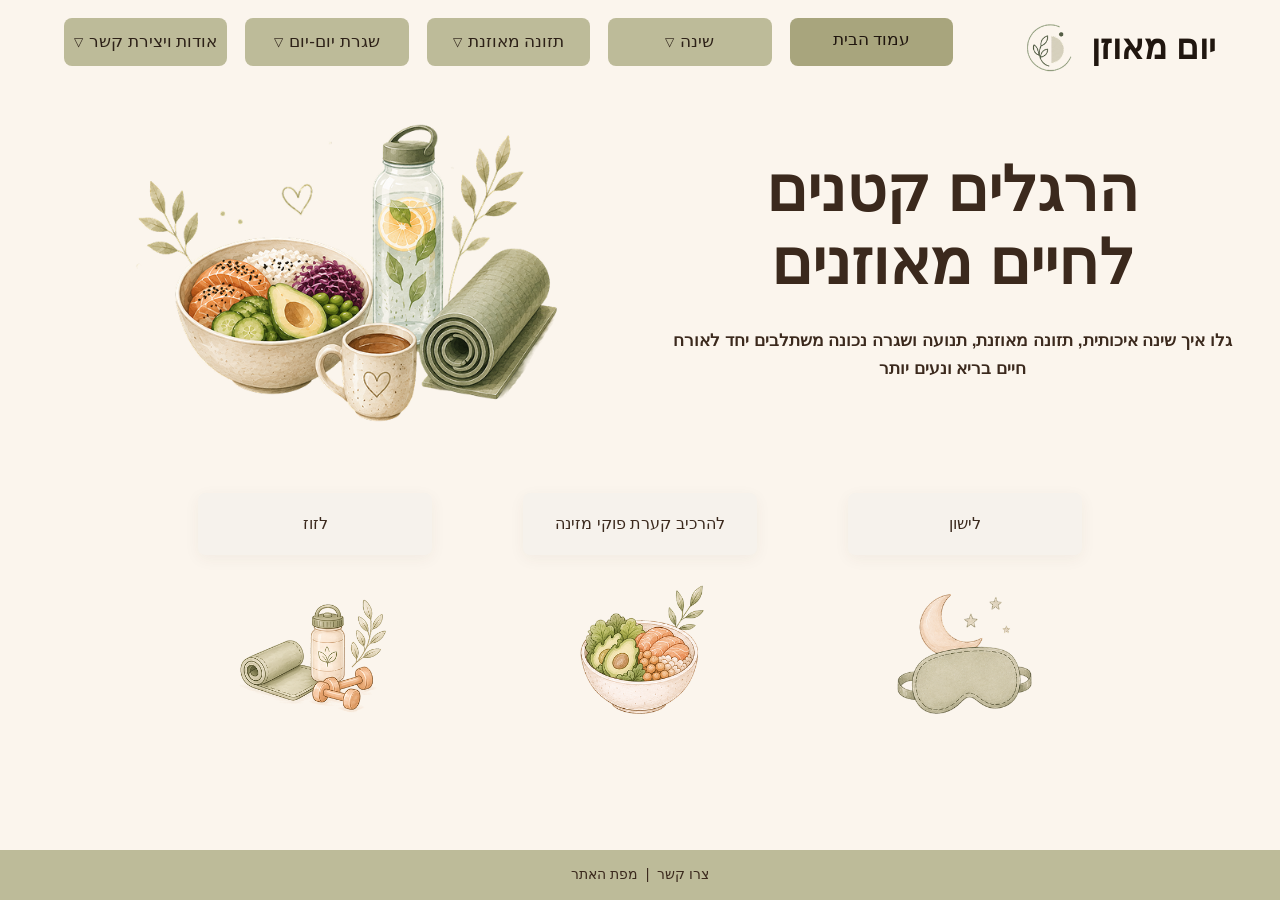
<file: index.html>
<!DOCTYPE html>
<html lang="he">
<head>
    <meta charset="utf-8" />
    <title>יום מאוזן | עמוד הבית</title>
    <meta name="description" content="אתר יום מאוזן מציע הרגלים קטנים ופשוטים לשינה טובה יותר, תזונה מאוזנת ושגרת יום-יום רגועה ובריאה." />
    <meta name="keywords" content="יום מאוזן, הרגלים בריאים, אורח חיים מאוזן, שינה, תזונה מאוזנת, תנועה ואימון, שגרת יום" />
    <meta name="author" content="לי צ'סטבן ושני בן-עמי" />
    <meta name="viewport" content="width=device-width, initial-scale=1.0, user-scalable=yes" />
    <link rel="icon" href="images/siteLogo.png" type="image/png" />
    <!-- CSS -->
    <link href="styles/reset.css" rel="stylesheet" />
    <link href="styles/myStyle.css" rel="stylesheet" />

    <!-- JS -->
    <script src="jScripts/JavaScript.js" type="text/javascript">  </script>
</head>

<body class="home-page">
<div id="container">
    <header class="site-header">
        <a class="logo" href="index.html" >
            <span class="logo-text">יום מאוזן</span>
            <img src="images/siteLogo.png" alt="סמל עלה של יום מאוזן" />
        </a>
        <nav class="main-nav" >
            <ul class="main-menu">
                <li><a class="active" href="index.html">עמוד הבית</a></li>

                <li class="has-submenu">
                    <a class="nav-parent" href="#" >שינה <span class="menu-arrow">▽</span></a>
                    <ul id="sleepMenu" class="sub-menu">
                        <li><a href="sleepImportance.html">למה זה חשוב</a></li>
                        <li><a class="disabled-link" href="#" >טיפים</a></li>
                        <li><a href="sleepMyth.html">מיתוסים</a></li>
                    </ul>
                </li>

                <li class="has-submenu">
                    <a class="nav-parent" href="#" >תזונה מאוזנת <span class="menu-arrow">▽</span></a>
                    <ul id="nutritionMenu" class="sub-menu">
                        <li><a class="disabled-link" href="#" >שגרת תזונה</a></li>
                        <li><a class="disabled-link" href="#" >שתייה במהלך היום</a></li>
                        <li><a href="buildPokeBowl.html">בנו קערה מאוזנת לצהריים</a></li>
                    </ul>
                </li>

                <li class="has-submenu">
                    <a class="nav-parent" href="#" >שגרת יום-יום <span class="menu-arrow">▽</span></a>
                    <ul id="routineMenu" class="sub-menu">
                        <li><a class="disabled-link" href="#" >שגרה מאוזנת</a></li>
                        <li><a href="movement.html">תנועה ואימון</a></li>
                        <li><a class="disabled-link" href="#" >ניהול זמן</a></li>
                        <li><a class="disabled-link" href="#" >מנוחה ורגיעה</a></li>
                    </ul>
                </li>

                <li class="has-submenu">
                    <a class="nav-parent" href="#" >אודות ויצירת קשר <span class="menu-arrow">▽</span></a>
                    <ul id="aboutMenu" class="sub-menu">
                        <li><a href="about.html">על האתר ועלינו</a></li>
                        <li><a href="contactUs.html">צרו קשר</a></li>
                        <li><a href="siteMap.html">מפת אתר</a></li>
                    </ul>
                </li>
            </ul>
        </nav>
    </header>
<main>
        <section class="home-hero" >
            <div class="home-hero-content watercolor-card">
                <h1 id="home-title">הרגלים קטנים<br />לחיים מאוזנים</h1>
                <p>גלו איך שינה איכותית, תזונה מאוזנת, תנועה ושגרה נכונה משתלבים יחד לאורח חיים בריא ונעים יותר</p>
            </div>
            <div class="home-hero-image">
            <img src="images/homePage/homeHero.jpg" alt="קערת פוקי, בקבוק מים, כוס קפה ומזרן יוגה" />
        </div>
        </section>

        <section class="home-shortcuts" >
            <article class="shortcut-card">
                <a class="soft-button" href="sleepImportance.html">לישון</a>
                <img src="images/homePage/homeSleep.png" alt="מסכת שינה, ירח וכוכבים" />
            </article>
            <article class="shortcut-card">
                <a class="soft-button" href="buildPokeBowl.html">להרכיב קערת פוקי מזינה</a>
                <img src="images/homePage/homePoke.png" alt="קערת פוקי עם ירקות ודג" />
            </article>

            <article class="shortcut-card">
                <a class="soft-button" href="movement.html">לזוז</a>
                <img src="images/homePage/homeRoutine.png" alt="מזרן אימון, בקבוק מים ומשקולות" />
            </article>
        </section>
</main>
    <footer class="site-footer">
        <a href="contactUs.html">צרו קשר</a>
        <span>|</span>
        <a href="siteMap.html">מפת האתר</a>
    </footer>
</div>
</body>
</html>
</file>
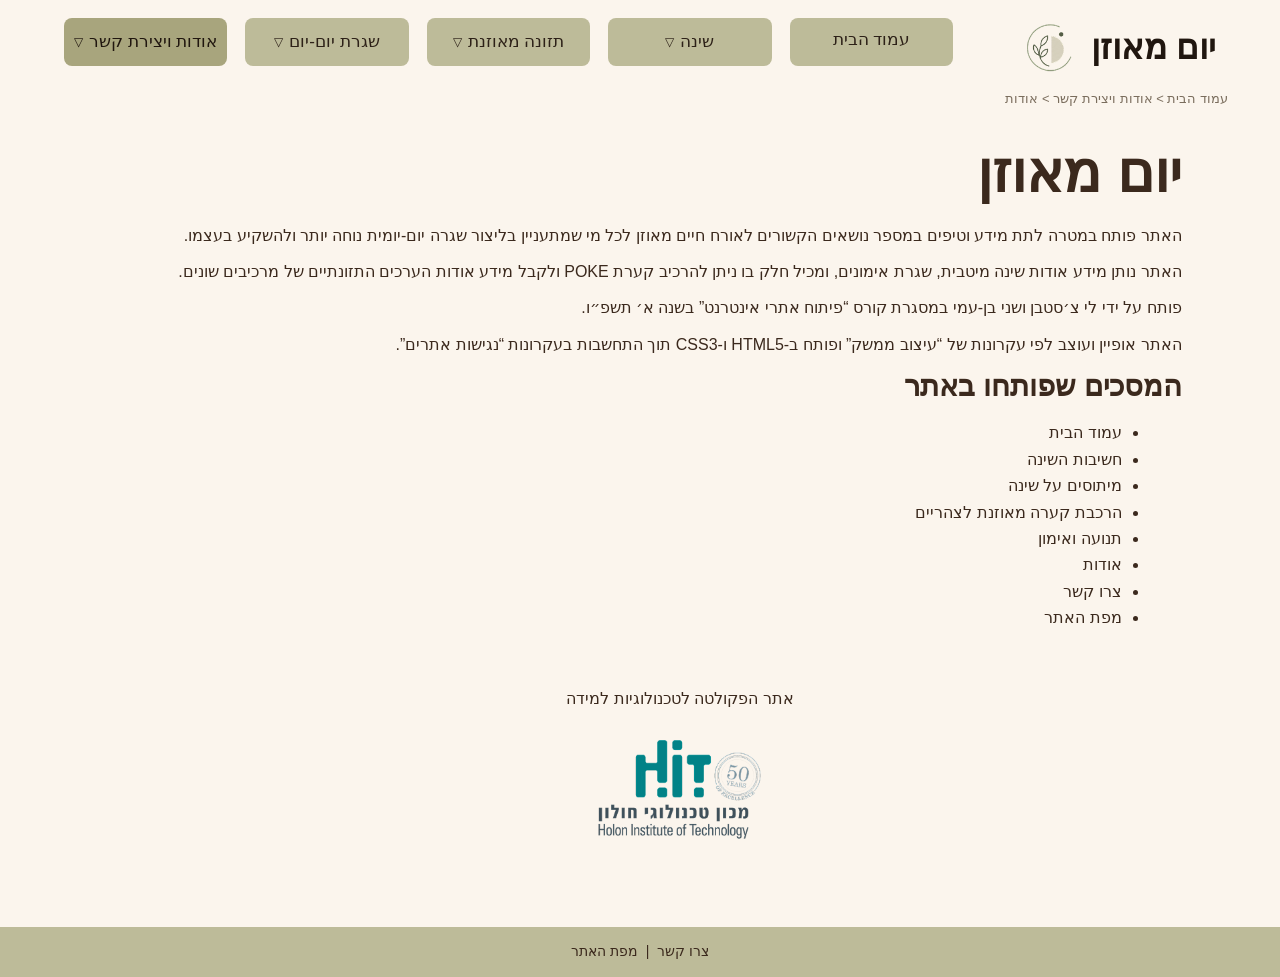
<file: about.html>
<!DOCTYPE html>
<html lang="he">
<head>
    <meta charset="utf-8" />
    <title>יום מאוזן | אודות</title>
    <meta name="description" content="עמוד אודות באתר יום מאוזן המציג את מטרת האתר, קהל היעד, הרעיון שמאחוריו והעמודים שפותחו במסגרת הפרויקט." />
    <meta name="keywords" content="אודות, יום מאוזן, פרויקט סיום, פיתוח אתרים, הרגלים בריאים, HIT, אורח חיים מאוזן" /><meta name="author" content="לי צ'סטבן ושני בן-עמי" />
    <meta name="viewport" content="width=device-width, initial-scale=1.0, user-scalable=yes" />
    <link rel="icon" href="images/siteLogo.png" type="image/png" />    
    <!-- CSS -->
    <link href="styles/reset.css" rel="stylesheet" />
    <link href="styles/myStyle.css" rel="stylesheet" />
    
    <!-- JS -->
    <script src="jScripts/JavaScript.js" type="text/javascript">  </script>
</head>

<body class="content-page about-page">
<div id="container">
    <header class="site-header">
        <a class="logo" href="index.html" >
            <span class="logo-text">יום מאוזן</span>
            <img src="images/siteLogo.png" alt="סמל עלה של יום מאוזן" />
        </a>
        <nav class="main-nav" >
            <ul class="main-menu">
                <li><a href="index.html">עמוד הבית</a></li>

                <li class="has-submenu">
                    <a class="nav-parent" href="#">שינה <span class="menu-arrow">▽</span></a>
                    <ul id="sleepMenu" class="sub-menu">
                        <li><a href="sleepImportance.html">למה זה חשוב</a></li>
                        <li><a class="disabled-link" href="#" >טיפים</a></li>
                        <li><a href="sleepMyth.html">מיתוסים</a></li>
                    </ul>
                </li>

                <li class="has-submenu">
                    <a class="nav-parent" href="#" >תזונה מאוזנת <span class="menu-arrow">▽</span></a>
                    <ul id="nutritionMenu" class="sub-menu">
                        <li><a class="disabled-link" href="#" >שגרת תזונה</a></li>
                        <li><a class="disabled-link" href="#" >שתייה במהלך היום</a></li>
                        <li><a href="buildPokeBowl.html">בנו קערה מאוזנת לצהריים</a></li>
                    </ul>
                </li>

                <li class="has-submenu">
                    <a class="nav-parent" href="#" >שגרת יום-יום <span class="menu-arrow">▽</span></a>
                    <ul id="routineMenu" class="sub-menu">
                        <li><a class="disabled-link" href="#" >שגרה מאוזנת</a></li>
                        <li><a href="movement.html">תנועה ואימון</a></li>
                        <li><a class="disabled-link" href="#" >ניהול זמן</a></li>
                        <li><a class="disabled-link" href="#" >מנוחה ורגיעה</a></li>
                    </ul>
                </li>

                <li class="has-submenu">
                    <a class="nav-parent active" href="#" >אודות ויצירת קשר <span class="menu-arrow">▽</span></a>
                    <ul id="aboutMenu" class="sub-menu">
                        <li><a href="about.html">על האתר ועלינו</a></li>
                        <li><a href="contactUs.html">צרו קשר</a></li>
                        <li><a href="siteMap.html">מפת אתר</a></li>
                    </ul>
                </li>
            </ul>
        </nav>
    </header>
<nav class="breadcrumbs" aria-label="פירורי לחם"><a href="index.html">עמוד הבית</a> <span aria-hidden="true">&gt;</span> <a href="#">אודות ויצירת קשר</a> <span aria-hidden="true">&gt;</span> <span>אודות</span></nav>
<main>
        <section class="about-content">
            <h1 id="about-title">יום מאוזן</h1>
            <p>האתר פותח במטרה לתת מידע וטיפים במספר נושאים הקשורים לאורח חיים מאוזן לכל מי שמתעניין בליצור שגרה יום-יומית נוחה יותר ולהשקיע בעצמו.</p>
            <p>האתר נותן מידע אודות שינה מיטבית, שגרת אימונים, ומכיל חלק בו ניתן להרכיב קערת POKE ולקבל מידע אודות הערכים התזונתיים של מרכיבים שונים.</p>
            <p>פותח על ידי לי צ׳סטבן ושני בן-עמי במסגרת קורס “פיתוח אתרי אינטרנט” בשנה א׳ תשפ״ו.</p>
            <p>האתר אופיין ועוצב לפי עקרונות של “עיצוב ממשק” ופותח ב-HTML5 ו-CSS3 תוך התחשבות בעקרונות “נגישות אתרים”.</p>

            <h2>המסכים שפותחו באתר</h2>
            <ul class="developed-pages-list">
                <li><a href="index.html">עמוד הבית</a></li>
                <li><a href="sleepImportance.html">חשיבות השינה</a></li>
                <li><a href="sleepMyth.html">מיתוסים על שינה</a></li>
                <li><a href="buildPokeBowl.html">הרכבת קערה מאוזנת לצהריים</a></li>
                <li><a href="movement.html">תנועה ואימון</a></li>
                <li><a href="about.html">אודות</a></li>
                <li><a href="contactUs.html">צרו קשר</a></li>
                <li><a href="siteMap.html">מפת האתר</a></li>
            </ul>

            <div class="hit-links">
                <a href="https://www.hit.ac.il/academic/instructional-technologies/" target="_blank" rel="noopener">אתר הפקולטה לטכנולוגיות למידה</a>
                    <img src="images/HIT_logo.jpg" alt="לוגו של המכון הטכנולוגי חולון" />
            </div>
        </section>
</main>
    <footer class="site-footer">
        <a href="contactUs.html">צרו קשר</a>
        <span>|</span>
        <a href="siteMap.html">מפת האתר</a>
    </footer>
</div>
</body>
</html>
</file>
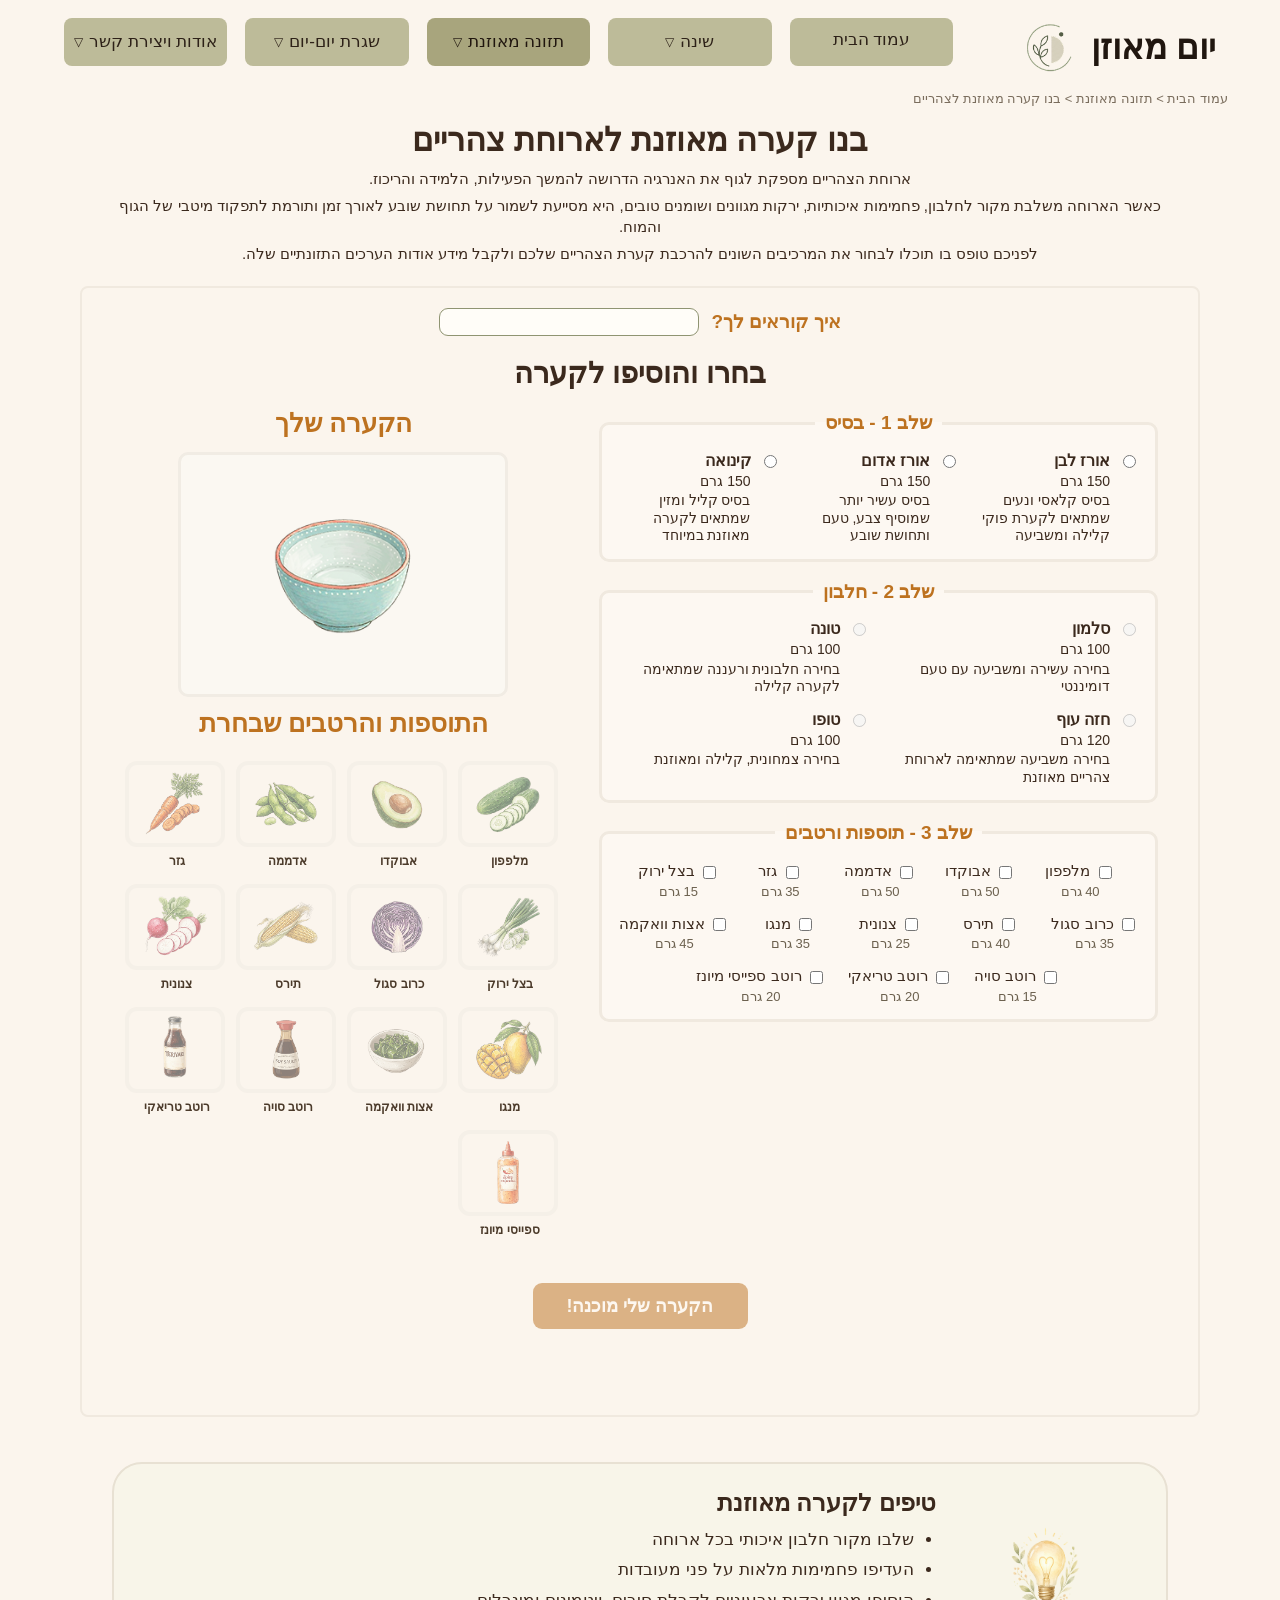
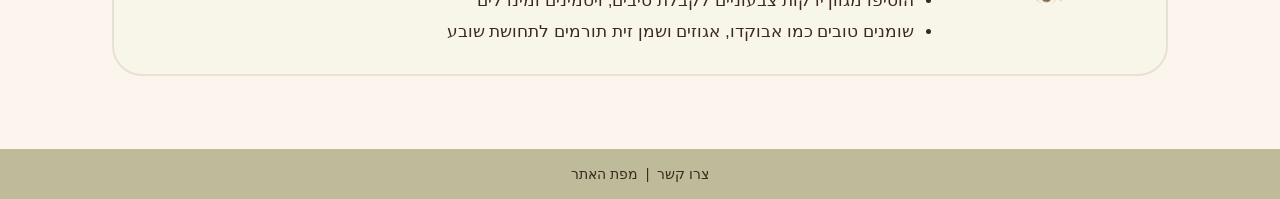
<file: buildPokeBowl.html>
<!DOCTYPE html>
<html lang="he">
<head>
    <meta charset="utf-8" />
    <title>יום מאוזן | בנו קערה מאוזנת</title>
    <meta name="description" content="עמוד בו ניתן להרכיב קערת פוקי מאוזנת לפי בסיס, חלבון, תוספות ורטבים." />
    <meta name="keywords" content="יום מאוזן, הרגלים, שינה, תזונה מאוזנת, תנועה, אורח חיים בריא" />
    <meta name="author" content="לי צ'סטבן ושני בן-עמי" />
    <meta name="viewport" content="width=device-width, initial-scale=1.0, user-scalable=yes" />
    <link rel="icon" href="images/siteLogo.png" type="image/png" />
    <!-- CSS -->
    <link href="styles/reset.css" rel="stylesheet" />
    <link href="styles/myStyle.css" rel="stylesheet" />

    <!-- JS -->
    <script src="jScripts/JavaScript.js" type="text/javascript">  </script>
</head>

<body class="content-page poke-page">
<div id="container">
    <header class="site-header">
        <a class="logo" href="index.html" >
            <span class="logo-text">יום מאוזן</span>
            <img src="images/siteLogo.png" alt="סמל עלה של יום מאוזן" />
        </a>
        <nav class="main-nav" >
            <ul class="main-menu">
                <li><a href="index.html">עמוד הבית</a></li>

                <li class="has-submenu">
                    <a class="nav-parent" href="#">שינה <span class="menu-arrow">▽</span></a>                    
                    <ul id="sleepMenu" class="sub-menu">
                        <li><a href="sleepImportance.html">למה זה חשוב</a></li>
                        <li><a class="disabled-link" href="#">טיפים</a></li>
                        <li><a href="sleepMyth.html">מיתוסים</a></li>
                    </ul>
                </li>

                <li class="has-submenu">
                    <a class="nav-parent active" href="#" >תזונה מאוזנת <span class="menu-arrow">▽</span></a>
                    <ul id="nutritionMenu" class="sub-menu">
                        <li><a class="disabled-link" href="#" >שגרת תזונה</a></li>
                        <li><a class="disabled-link" href="#" >שתייה במהלך היום</a></li>
                        <li><a href="buildPokeBowl.html">בנו קערה מאוזנת לצהריים</a></li>
                    </ul>
                </li>

                <li class="has-submenu">
                    <a class="nav-parent" href="#" >שגרת יום-יום <span class="menu-arrow">▽</span></a>
                    <ul id="routineMenu" class="sub-menu">
                        <li><a class="disabled-link" href="#" >שגרה מאוזנת</a></li>
                        <li><a href="movement.html">תנועה ואימון</a></li>
                        <li><a class="disabled-link" href="#" >ניהול זמן</a></li>
                        <li><a class="disabled-link" href="#" >מנוחה ורגיעה</a></li>
                    </ul>
                </li>

                <li class="has-submenu">
                    <a class="nav-parent" href="#" >אודות ויצירת קשר <span class="menu-arrow">▽</span></a>
                    <ul id="aboutMenu" class="sub-menu">
                        <li><a href="about.html">על האתר ועלינו</a></li>
                        <li><a href="contactUs.html">צרו קשר</a></li>
                        <li><a href="siteMap.html">מפת אתר</a></li>
                    </ul>
                </li>
            </ul>
        </nav>
    </header>
<nav class="breadcrumbs" aria-label="פירורי לחם"><a href="index.html">עמוד הבית</a> <span aria-hidden="true">&gt;</span> <a href="#">תזונה מאוזנת</a> <span aria-hidden="true">&gt;</span> <span>בנו קערה מאוזנת לצהריים</span></nav>
    <main>
        <section class="page-intro poke-intro" >
            <h1 id="poke-title">בנו קערה מאוזנת לארוחת צהריים</h1>
            <p>ארוחת הצהריים מספקת לגוף את האנרגיה הדרושה להמשך הפעילות, הלמידה והריכוז.</p>
            <p>כאשר הארוחה משלבת מקור לחלבון, פחמימות איכותיות, ירקות מגוונים ושומנים טובים, היא מסייעת לשמור על תחושת שובע לאורך זמן ותורמת לתפקוד מיטבי של הגוף והמוח.</p>
            <p>לפניכם טופס בו תוכלו לבחור את המרכיבים השונים להרכבת קערת הצהריים שלכם ולקבל מידע אודות הערכים התזונתיים שלה.</p>
        </section>

        <section class="poke-form-card" >
            <form id="pokeForm" class="poke-form" action="#" method="get">
                <div class="bowl-name-area">
                    <label for="bowlName">איך קוראים לך?</label>
                    <input id="bowlName" name="bowlName" type="text" oninput="checkConfirmButton()"/>
                </div>
                <h2 id="builder-title">בחרו והוסיפו לקערה</h2>

                <div class="builder-top-area">
                    <div class="builder-options-area">
                        <fieldset class="poke-fieldset base-fieldset">
                            <legend>שלב 1 - בסיס</legend>
                            <div class="option-grid three-options">
                                <label class="option-card">
                                    <input id="baseWhiteRice" type="radio" name="base" value="אורז לבן" onclick="chooseBase(0)" />
                                    <span>
                                        <strong>אורז לבן</strong>
                                        <small>150 גרם</small>
                                        <small>בסיס קלאסי ונעים שמתאים לקערת פוקי קלילה ומשביעה</small>
                                    </span>
                                </label>

                                <label class="option-card">
                                    <input id="baseRedRice" type="radio" name="base" value="אורז אדום" onclick="chooseBase(1)"/>
                                    <span>
                                        <strong>אורז אדום</strong>
                                        <small>150 גרם</small>
                                        <small>בסיס עשיר יותר שמוסיף צבע, טעם ותחושת שובע</small>
                                    </span>
                                </label>

                                <label class="option-card">
                                    <input id="baseQuinoa" type="radio" name="base" value="קינואה" onclick="chooseBase(2)" />
                                    <span>
                                        <strong>קינואה</strong>
                                        <small>150 גרם</small>
                                        <small>בסיס קליל ומזין שמתאים לקערה מאוזנת במיוחד</small>
                                    </span>
                                </label>
                            </div>
                        </fieldset>

                        <fieldset class="poke-fieldset protein-fieldset">
                            <legend>שלב 2 - חלבון</legend>
                            <div class="option-grid two-options">
                                <label class="option-card">
                                    <input id="proteinSalmon" type="radio" name="protein" value="סלמון" onclick="chooseProtein(0)" disabled="disabled"/>
                                    <span>
                                        <strong>סלמון</strong>
                                        <small>100 גרם</small>
                                        <small>בחירה עשירה ומשביעה עם טעם דומיננטי</small>
                                    </span>
                                </label>

                                <label class="option-card">
                                    <input id="proteinTuna" type="radio" name="protein" value="טונה" onclick="chooseProtein(1)" disabled="disabled"/>
                                    <span>
                                        <strong>טונה</strong>
                                        <small>100 גרם</small>
                                        <small>בחירה חלבונית ורעננה שמתאימה לקערה קלילה</small>
                                    </span>
                                </label>

                                <label class="option-card">
                                    <input id="proteinChicken" type="radio" name="protein" value="חזה עוף" onclick="chooseProtein(2)" disabled="disabled"/>
                                    <span>
                                        <strong>חזה עוף</strong>
                                        <small>120 גרם</small>
                                        <small>בחירה משביעה שמתאימה לארוחת צהריים מאוזנת</small>
                                    </span>
                                </label>

                                <label class="option-card">
                                    <input id="proteinTofu" type="radio" name="protein" value="טופו" onclick="chooseProtein(3)" disabled="disabled" />
                                    <span>
                                        <strong>טופו</strong>
                                        <small>100 גרם</small>
                                        <small>בחירה צמחונית, קלילה ומאוזנת</small>
                                    </span>
                                </label>
                            </div>
                        </fieldset>
                        <fieldset class="poke-fieldset toppings-fieldset">
                            <legend>שלב 3 - תוספות ורטבים</legend>
                            <div class="checkbox-grid toppings-checkboxes">
                                <label><input id="topCucumber" type="checkbox" name="toppings" value="מלפפון" onchange="chooseTopping(0)" /> מלפפון<br /><span>40 גרם</span></label>
                                <label><input id="topAvocado" type="checkbox" name="toppings" value="אבוקדו" onchange="chooseTopping(1)"/> אבוקדו<br /><span>50 גרם</span></label>
                                <label><input id="topEdamame" type="checkbox" name="toppings" value="אדממה" onchange="chooseTopping(2)"/> אדממה<br /><span>50 גרם</span></label>
                                <label><input id="topCarrot" type="checkbox" name="toppings" value="גזר" onchange="chooseTopping(3)"/> גזר<br /><span>35 גרם</span></label>
                                <label><input id="topGreenOnion" type="checkbox" name="toppings" value="בצל ירוק" onchange="chooseTopping(4)"/> בצל ירוק<br /><span>15 גרם</span></label>
                                <label><input id="topPurpleCabbage" type="checkbox" name="toppings" value="כרוב סגול" onchange="chooseTopping(5)" /> כרוב סגול<br /><span>35 גרם</span></label>
                                <label><input id="topCorn" type="checkbox" name="toppings" value="תירס" onchange="chooseTopping(6)" /> תירס<br /><span>40 גרם</span></label>
                                <label><input id="topRadish" type="checkbox" name="toppings" value="צנונית" onchange="chooseTopping(7)" /> צנונית<br /><span>25 גרם</span></label>
                                <label><input id="topMango" type="checkbox" name="toppings" value="מנגו" onchange="chooseTopping(8)" /> מנגו<br /><span>35 גרם</span></label>
                                <label><input id="topWakame" type="checkbox" name="toppings" value="אצות וואקמה" onchange="chooseTopping(9)"/> אצות וואקמה<br /><span>45 גרם</span></label>
                                <label><input id="sauceSoy" type="checkbox" name="toppings" value="רוטב סויה" onchange="chooseTopping(10)"/> רוטב סויה<br /><span>15 גרם</span></label>
                                <label><input id="sauceTeriyaki" type="checkbox" name="toppings" value="רוטב טריאקי" onchange="chooseTopping(11)"/> רוטב טריאקי<br /><span>20 גרם</span></label>
                                <label><input id="sauceSpicyMayo" type="checkbox" name="toppings" value="רוטב ספייסי מיונז" onchange="chooseTopping(12)"/> רוטב ספייסי מיונז<br /><span>20 גרם</span></label>
                            </div>
                        </fieldset>
                    </div>
                    <div class="builder-preview-area">
                        <div class="bowl-card" >
                        <h2>הקערה שלך</h2>
                        <img id="bowlImage" class="bowl-main-image" src="images/poke/empty-bowl.png" alt="קערה ריקה להרכבת פוקי" />
                        </div>
                        <section class="selected-toppings" >
                            <h2 id="selected-toppings-title">התוספות והרטבים שבחרת</h2>
                            <div class="ingredient-gallery">
                                <figure>
                                    <img id="imgCucumber" class="topping-image" src="images/poke/cucumber.png" alt="מלפפון" />
                                    <figcaption>מלפפון</figcaption>
                                </figure>
                                <figure>
                                    <img id="imgAvocado" class="topping-image" src="images/poke/avocado.png" alt="אבוקדו" />
                                    <figcaption>אבוקדו</figcaption>
                                </figure>
                                <figure>
                                    <img id="imgEdamame" class="topping-image" src="images/poke/edamame.png" alt="אדממה" />
                                    <figcaption>אדממה</figcaption>
                                </figure>
                                <figure>
                                    <img id="imgCarrot" class="topping-image" src="images/poke/carrot.png" alt="גזר" />
                                    <figcaption>גזר</figcaption>
                                </figure>
                                <figure>
                                    <img id="imgGreenOnion" class="topping-image" src="images/poke/greenOnion.png" alt="בצל ירוק" />
                                    <figcaption>בצל ירוק</figcaption>
                                </figure>
                                <figure>
                                    <img id="imgCabbage" class="topping-image" src="images/poke/cabbage.png" alt="כרוב סגול" />
                                    <figcaption>כרוב סגול</figcaption>
                                </figure>
                                <figure>
                                    <img id="imgCorn" class="topping-image" src="images/poke/corn.png" alt="תירס" />
                                    <figcaption>תירס</figcaption>
                                </figure>
                                <figure>
                                    <img id="imgRadish" class="topping-image" src="images/poke/radish.png" alt="צנונית" />
                                    <figcaption>צנונית</figcaption>
                                </figure>

                                <figure>
                                    <img id="imgMango" class="topping-image" src="images/poke/mango.png" alt="מנגו" />
                                    <figcaption>מנגו</figcaption>
                                </figure>
                                <figure>
                                    <img id="imgWakame" class="topping-image" src="images/poke/Wakame.png" alt="אצות וואקמה" />
                                    <figcaption>אצות וואקמה</figcaption>
                                </figure>
                                <figure>
                                    <img id="imgSoy" class="topping-image" src="images/poke/soya.png" alt="רוטב סויה" />
                                    <figcaption>רוטב סויה</figcaption>
                                </figure>
                                <figure>
                                    <img id="imgTeriyaki" class="topping-image" src="images/poke/Teriyaki.png" alt="רוטב טריאקי" />
                                    <figcaption>רוטב טריאקי</figcaption>
                                </figure>
                                <figure>
                                    <img id="imgMayo" class="topping-image" src="images/poke/SpicyMayonnaise.png" alt="רוטב ספייסי מיונז" />
                                    <figcaption>ספייסי מיונז</figcaption>
                                </figure>
                            </div>
                        </section>
                    </div>
                </div>
                
                
                <input id="confirmBowlBtn" class="confirm-bowl-button" type="button" value="הקערה שלי מוכנה!" disabled="disabled" onclick="showResults()"/>
                
                
                <div id="bowlResult" class="bowl-result" ></div>
                <section class="nutrition-summary" id="nutrition-summary" >
                    <h2 id="nutrition-summary-title">הערכים התזונתיים המשוערים שלה:</h2>
                    <ul>
                        <li><strong>קלוריות:</strong> <span id="caloriesValue">520</span> קק״ל</li>
                        <li><strong>חלבון:</strong> <span id="proteinValue">35</span> גרם</li>
                        <li><strong>פחמימות:</strong> <span id="carbsValue">52</span> גרם</li>
                        <li><strong>שומנים:</strong> <span id="fatValue">18</span> גרם</li>
                        <li><strong>סיבים תזונתיים:</strong> <span id="fiberValue">9</span> גרם</li>
                    </ul>
                </section>
            </form>
        </section>

        <aside class="tip-box poke-tip-box" >
            <img src="images/poke/tipIcon.png" alt="איור נורה לקופסת טיפים" />
            <div>
                <h2 id="bowl-tips-title">טיפים לקערה מאוזנת</h2>
                <ul>
                    <li>שלבו מקור חלבון איכותי בכל ארוחה</li>
                    <li>העדיפו פחמימות מלאות על פני מעובדות</li>
                    <li>הוסיפו מגוון ירקות צבעוניים לקבלת סיבים, ויטמינים ומינרלים</li>
                    <li>שומנים טובים כמו אבוקדו, אגוזים ושמן זית תורמים לתחושת שובע</li>
                </ul>
            </div>
        </aside>
    </main>

    <footer class="site-footer">
        <a href="contactUs.html">צרו קשר</a>
        <span>|</span>
        <a href="siteMap.html">מפת האתר</a>
    </footer>
</div>
</body>
</html>
</file>
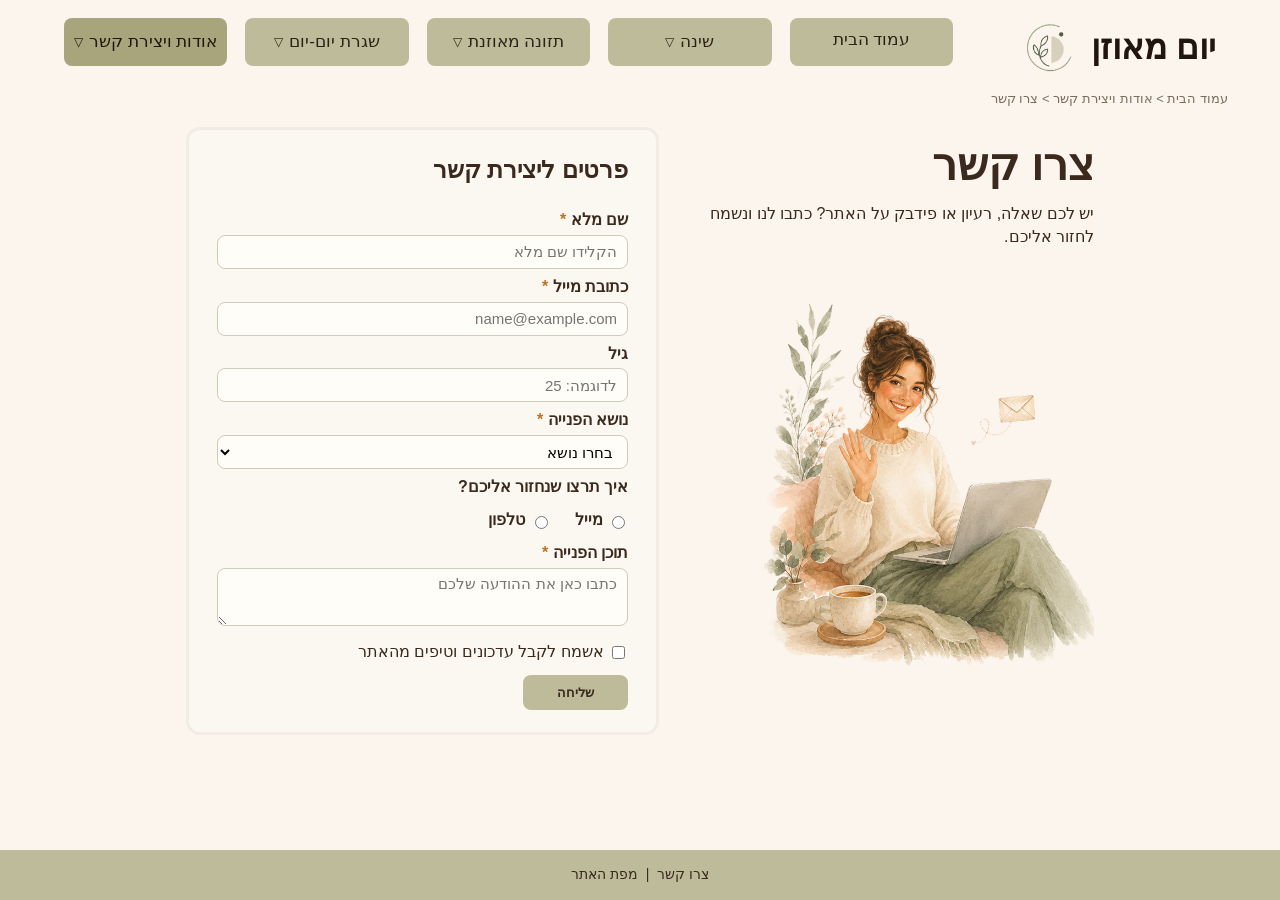
<file: contactUs.html>
<!DOCTYPE html>
<html lang="he">
<head>
    <meta charset="utf-8" />
    <title>יום מאוזן | צרו קשר</title>
    <meta name="description" content="עמוד יצירת קשר באתר יום מאוזן הכולל טופס לפנייה, שאלות, הצעות ומשוב בנושא הרגלים מאוזנים ושגרת יום בריאה." />
    <meta name="keywords" content="צור קשר, יצירת קשר, טופס פנייה, משוב, יום מאוזן, הרגלים בריאים, אורח חיים מאוזן" />
    <meta name="author" content="לי צ'סטבן ושני בן-עמי" />
    <meta name="viewport" content="width=device-width, initial-scale=1.0, user-scalable=yes" />
    <link rel="icon" href="images/siteLogo.png" type="image/png" />
    <!-- CSS -->
    <link href="styles/reset.css" rel="stylesheet" />
    <link href="styles/myStyle.css" rel="stylesheet" />

    <!-- JS -->
    <script src="jScripts/JavaScript.js" type="text/javascript">  </script>
</head>

<body class="content-page contact-page">
<div id="container">
    <header class="site-header">
        <a class="logo" href="index.html" >
            <span class="logo-text">יום מאוזן</span>
            <img src="images/siteLogo.png" alt="סמל עלה של יום מאוזן" />
        </a>
        <nav class="main-nav" >
            <ul class="main-menu">
                <li><a href="index.html">עמוד הבית</a></li>

                <li class="has-submenu">
                    <a class="nav-parent" href="#" >שינה <span class="menu-arrow">▽</span></a>                    
                    <ul id="sleepMenu" class="sub-menu">
                        <li><a href="sleepImportance.html">למה זה חשוב</a></li>
                        <li><a class="disabled-link" href="#" >טיפים</a></li>
                        <li><a href="sleepMyth.html">מיתוסים</a></li>
                    </ul>
                </li>

                <li class="has-submenu">
                    <a class="nav-parent" href="#" >תזונה מאוזנת <span class="menu-arrow">▽</span></a>
                    <ul id="nutritionMenu" class="sub-menu">
                        <li><a class="disabled-link" href="#" >שגרת תזונה</a></li>
                        <li><a class="disabled-link" href="#" >שתייה במהלך היום</a></li>
                        <li><a href="buildPokeBowl.html">בנו קערה מאוזנת לצהריים</a></li>
                    </ul>
                </li>

                <li class="has-submenu">
                    <a class="nav-parent" href="#" >שגרת יום-יום <span class="menu-arrow">▽</span></a>
                    <ul id="routineMenu" class="sub-menu">
                        <li><a class="disabled-link" href="#" >שגרה מאוזנת</a></li>
                        <li><a href="movement.html">תנועה ואימון</a></li>
                        <li><a class="disabled-link" href="#" >ניהול זמן</a></li>
                        <li><a class="disabled-link" href="#" >מנוחה ורגיעה</a></li>
                    </ul>
                </li>

                <li class="has-submenu">
                    <a class="nav-parent active" href="#" >אודות ויצירת קשר <span class="menu-arrow">▽</span></a>
                    <ul id="aboutMenu" class="sub-menu">
                        <li><a href="about.html">על האתר ועלינו</a></li>
                        <li><a href="contactUs.html">צרו קשר</a></li>
                        <li><a href="siteMap.html">מפת אתר</a></li>
                    </ul>
                </li>
            </ul>
        </nav>
    </header>
<nav class="breadcrumbs" aria-label="פירורי לחם"><a href="index.html">עמוד הבית</a> <span aria-hidden="true">&gt;</span> <a href="#">אודות ויצירת קשר</a> <span aria-hidden="true">&gt;</span> <span>צרו קשר</span></nav>
<main>
        <section class="contact-content" >
            <div class="contact-copy">
                <h1 id="contact-title">צרו קשר</h1>
                <p>יש לכם שאלה, רעיון או פידבק על האתר? כתבו לנו ונשמח לחזור אליכם.</p>
                <img src="images/contactUS.png" alt="איור רגוע של שליחת הודעה" />
            </div>

            <form class="contact-form" action="#" method="post">
                <fieldset>
                    <legend>פרטים ליצירת קשר</legend>
                    <label for="fullName">שם מלא <span class="required-star">*</span></label>
                    <input id="fullName" name="fullName" type="text" placeholder="הקלידו שם מלא" required />

                    <label for="email">כתובת מייל <span class="required-star">*</span></label>
                    <input id="email" name="email" type="email" placeholder="name@example.com" required />

                    <label for="age">גיל</label>
                    <input id="age" name="age" type="number" min="12" max="120" placeholder="לדוגמה: 25" />

                    <label for="topic">נושא הפנייה <span class="required-star">*</span></label>
                    <select id="topic" name="topic" required>
                        <option value="">בחרו נושא</option>
                        <option value="sleep">שינה</option>
                        <option value="nutrition">תזונה מאוזנת</option>
                        <option value="routine">שגרת יום-יום</option>
                        <option value="other">אחר</option>
                    </select>

                    <p class="form-label">איך תרצו שנחזור אליכם?</p>
                    <div class="inline-options">
                        <label><input type="radio" name="replyBy" value="mail" /> מייל</label>
                        <label><input type="radio" name="replyBy" value="phone" /> טלפון</label>
                    </div>

                    <label for="message">תוכן הפנייה <span class="required-star">*</span></label>
                    <textarea id="message" name="message" rows="5" placeholder="כתבו כאן את ההודעה שלכם" required></textarea>
                    <label class="checkbox-line"><input type="checkbox" name="updates" value="yes" /> אשמח לקבל עדכונים וטיפים מהאתר</label>
                    <input class="submit-button" type="submit" value="שליחה" />
                </fieldset>
            </form>
        </section>
</main>
    <footer class="site-footer">
        <a href="contactUs.html">צרו קשר</a>
        <span>|</span>
        <a href="siteMap.html">מפת האתר</a>
    </footer>
</div>
</body>
</html>
</file>
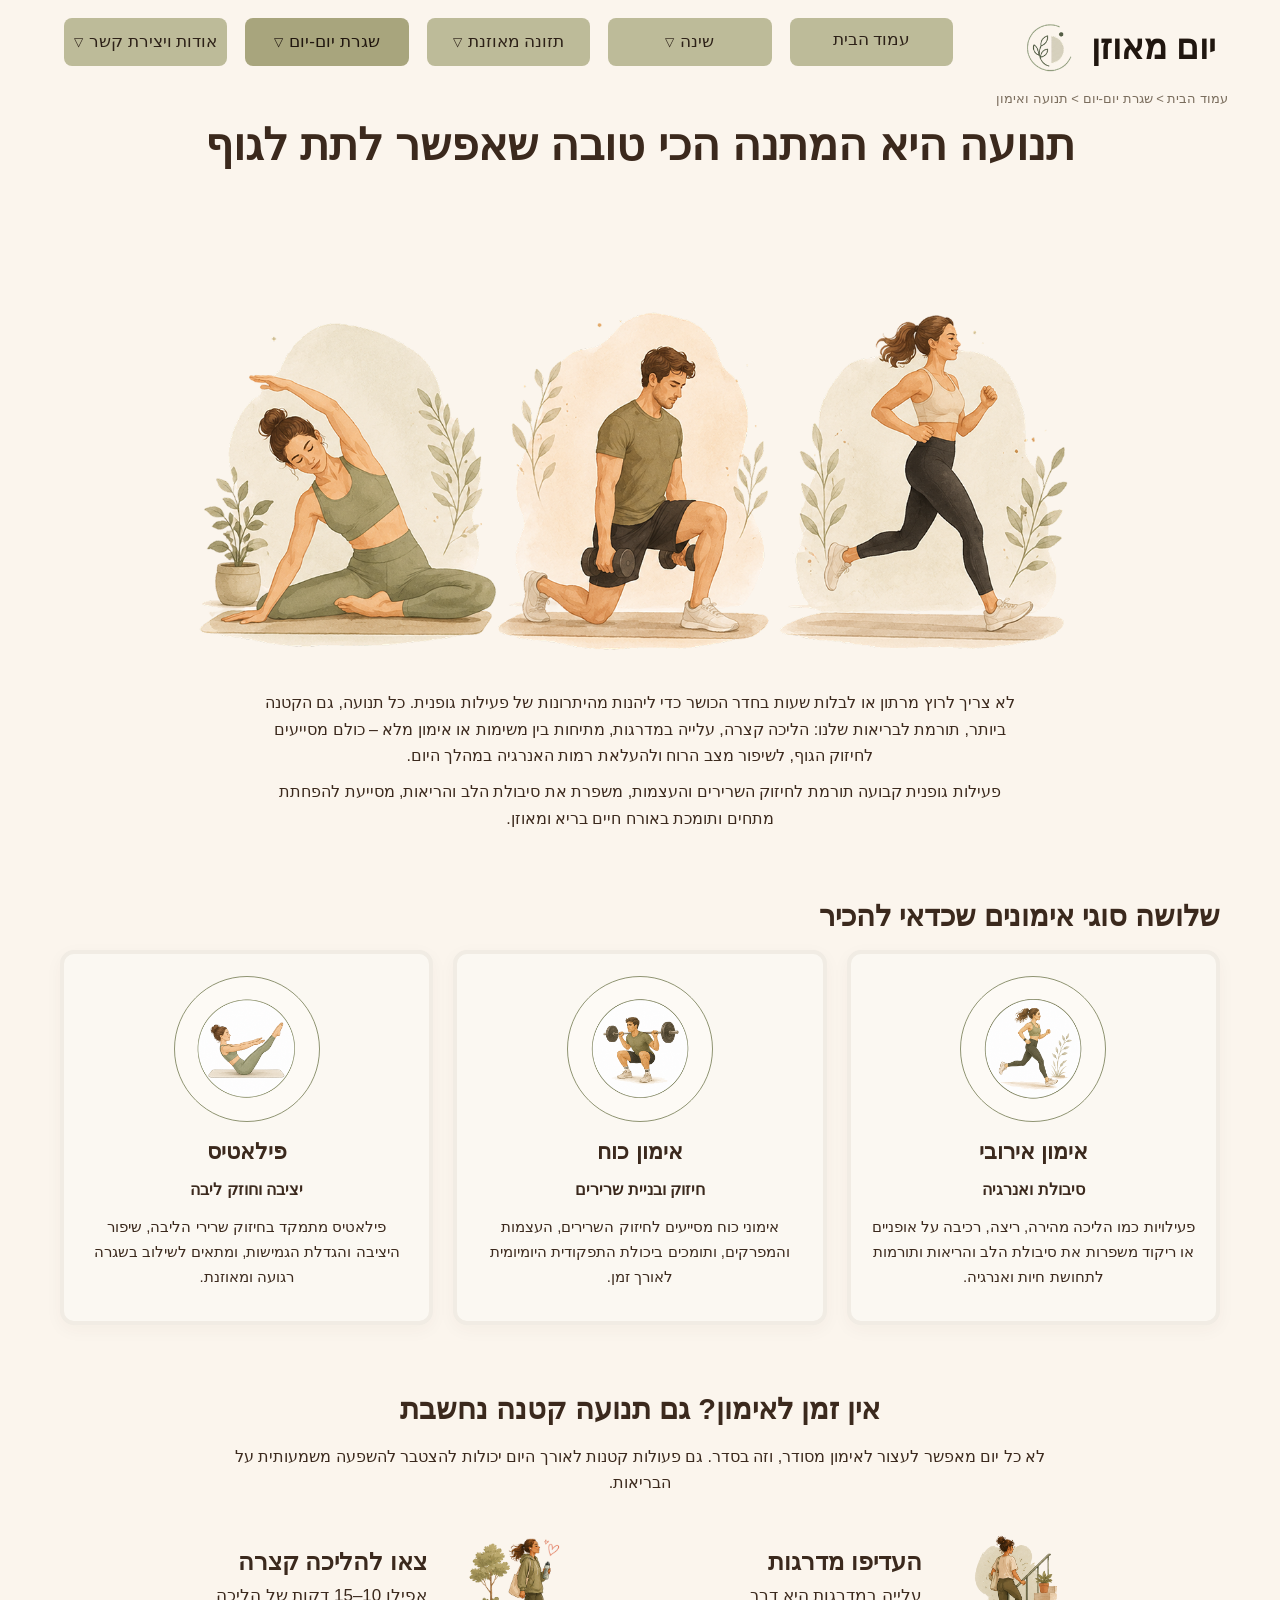
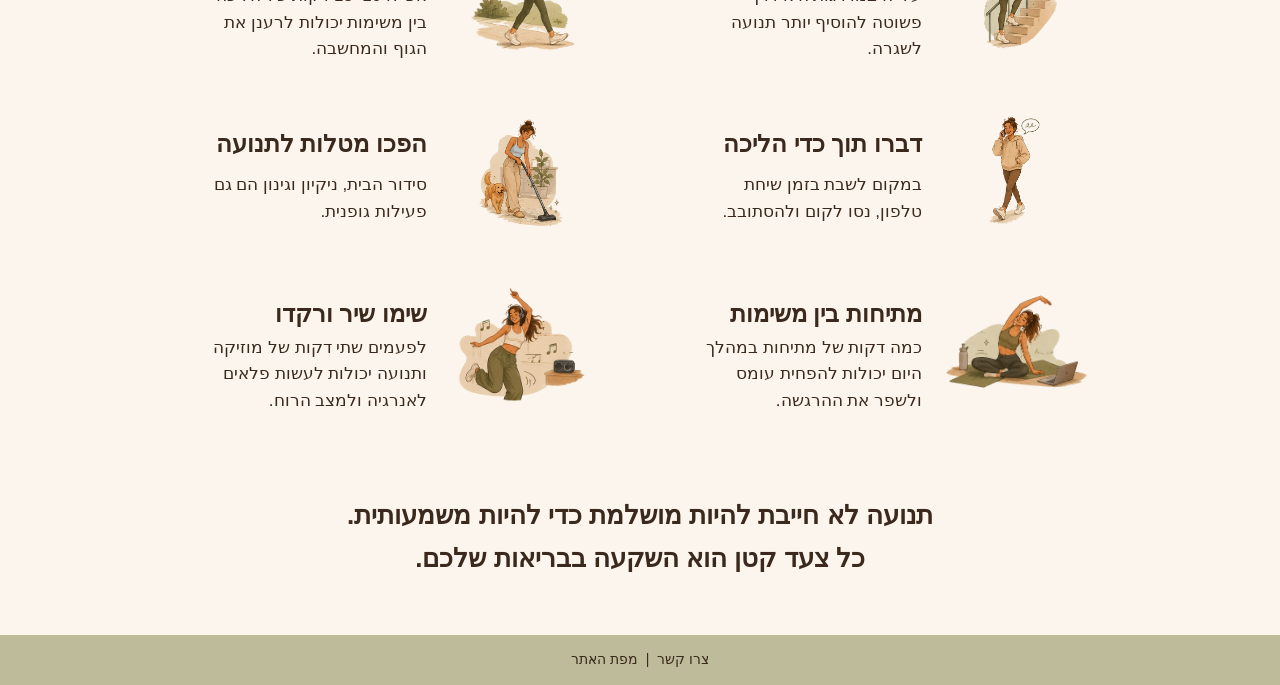
<file: movement.html>
<!DOCTYPE html>
<html lang="he">
<head>
    <meta charset="utf-8" />
    <title>יום מאוזן | תנועה ואימון</title>
    <meta name="description" content="עמוד תוכן באתר יום מאוזן העוסק בשילוב תנועה ואימון בשגרת היום-יום בצורה פשוטה ונגישה." />
    <meta name="keywords" content="תנועה, אימון, פעילות גופנית, שגרת יום, אורח חיים בריא, הרגלים בריאים, יום מאוזן" />
    <meta name="author" content="לי צ'סטבן ושני בן-עמי" />
    <meta name="viewport" content="width=device-width, initial-scale=1.0, user-scalable=yes" />
    <link rel="icon" href="images/siteLogo.png" type="image/png" />
    <!-- CSS -->
    <link href="styles/reset.css" rel="stylesheet" />
    <link href="styles/myStyle.css" rel="stylesheet" />

    <!-- JS -->
    <script src="jScripts/JavaScript.js" type="text/javascript">  </script>
</head>

<body class="content-page movement-page">
<div id="container">
    <header class="site-header">
        <a class="logo" href="index.html" >
            <span class="logo-text">יום מאוזן</span>
            <img src="images/siteLogo.png" alt="סמל עלה של יום מאוזן" />
        </a>
        <nav class="main-nav" >
            <ul class="main-menu">
                <li><a href="index.html">עמוד הבית</a></li>

                <li class="has-submenu">
                    <a class="nav-parent" href="#" >שינה <span class="menu-arrow">▽</span></a>                    <ul id="sleepMenu" class="sub-menu">
                        <li><a href="sleepImportance.html">למה זה חשוב</a></li>
                        <li><a class="disabled-link" href="#">טיפים</a></li>
                        <li><a href="sleepMyth.html">מיתוסים</a></li>
                    </ul>
                </li>

                <li class="has-submenu">
                    <a class="nav-parent" href="#" >תזונה מאוזנת <span class="menu-arrow">▽</span></a>
                    <ul id="nutritionMenu" class="sub-menu">
                        <li><a class="disabled-link" href="#" >שגרת תזונה</a></li>
                        <li><a class="disabled-link" href="#" >שתייה במהלך היום</a></li>
                        <li><a href="buildPokeBowl.html">בנו קערה מאוזנת לצהריים</a></li>
                    </ul>
                </li>

                <li class="has-submenu">
                    <a class="nav-parent active" href="#" >שגרת יום-יום <span class="menu-arrow">▽</span></a>
                    <ul id="routineMenu" class="sub-menu">
                        <li><a class="disabled-link" href="#" >שגרה מאוזנת</a></li>
                        <li><a href="movement.html">תנועה ואימון</a></li>
                        <li><a class="disabled-link" href="#" >ניהול זמן</a></li>
                        <li><a class="disabled-link" href="#" >מנוחה ורגיעה</a></li>
                    </ul>
                </li>

                <li class="has-submenu">
                    <a class="nav-parent" href="#" >אודות ויצירת קשר <span class="menu-arrow">▽</span></a>
                    <ul id="aboutMenu" class="sub-menu">
                        <li><a href="about.html">על האתר ועלינו</a></li>
                        <li><a href="contactUs.html">צרו קשר</a></li>
                        <li><a href="siteMap.html">מפת אתר</a></li>
                    </ul>
                </li>
            </ul>
        </nav>
    </header>
<nav class="breadcrumbs" aria-label="פירורי לחם"><a href="index.html">עמוד הבית</a> <span aria-hidden="true">&gt;</span> <a href="#">שגרת יום-יום</a> <span aria-hidden="true">&gt;</span> <span>תנועה ואימון</span></nav>
<main>
        <section class="movement-hero" >
            <h1 id="movement-title">תנועה היא המתנה הכי טובה שאפשר לתת לגוף</h1>
            <img src="images/move/moveHero.png" alt="שלוש דמויות מבצעות מתיחות, אימון כוח וריצה" />
            <p>לא צריך לרוץ מרתון או לבלות שעות בחדר הכושר כדי ליהנות מהיתרונות של פעילות גופנית. כל תנועה, גם הקטנה ביותר, תורמת לבריאות שלנו: הליכה קצרה, עלייה במדרגות, מתיחות בין משימות או אימון מלא – כולם מסייעים לחיזוק הגוף, לשיפור מצב הרוח ולהעלאת רמות האנרגיה במהלך היום.</p>
            <p>פעילות גופנית קבועה תורמת לחיזוק השרירים והעצמות, משפרת את סיבולת הלב והריאות, מסייעת להפחתת מתחים ותומכת באורח חיים בריא ומאוזן.</p>
        </section>

        <section class="page-section" >
            <h2 id="training-types-title">שלושה סוגי אימונים שכדאי להכיר</h2>
            <div class="cards-grid three-cards">
                <article class="info-card round-card">
                    <img src="images/move/Aerobic%20training.png" alt="דמות רצה באימון אירובי" />
                    <h3>אימון אירובי</h3>
                    <strong>סיבולת ואנרגיה</strong>
                    <p>פעילויות כמו הליכה מהירה, ריצה, רכיבה על אופניים או ריקוד משפרות את סיבולת הלב והריאות ותורמות לתחושת חיות ואנרגיה.</p>
                </article>
                <article class="info-card round-card">
                    <img src="images/move/Strength%20training.png" alt="דמות מרימה משקולת באימון כוח" />
                    <h3>אימון כוח</h3>
                    <strong>חיזוק ובניית שרירים</strong>
                    <p>אימוני כוח מסייעים לחיזוק השרירים, העצמות והמפרקים, ותומכים ביכולת התפקודית היומיומית לאורך זמן.</p>
                </article>
                <article class="info-card round-card">
                    <!-- תמונה להחלפה: images/movement-pilates.svg | איור פילאטיס -->
                    <img src="images/move/Pilates.png" alt="דמות בתרגיל פילאטיס" />
                    <h3>פילאטיס</h3>
                    <strong>יציבה וחוזק ליבה</strong>
                    <p>פילאטיס מתמקד בחיזוק שרירי הליבה, שיפור היציבה והגדלת הגמישות, ומתאים לשילוב בשגרה רגועה ומאוזנת.</p>
                </article>
            </div>
        </section>

        <section class="movement-tips" >
            <h2 id="movement-tips-title">אין זמן לאימון? גם תנועה קטנה נחשבת</h2>
            <p class="section-intro">לא כל יום מאפשר לעצור לאימון מסודר, וזה בסדר. גם פעולות קטנות לאורך היום יכולות להצטבר להשפעה משמעותית על הבריאות.</p>
            <div class="tips-cloud">
                <article class="tip-item">
                    <img src="images/move/staircase.png" alt="דמות עולה במדרגות" />
                    <h3>העדיפו מדרגות</h3>
                    <p>עלייה במדרגות היא דרך פשוטה להוסיף יותר תנועה לשגרה.</p>
                </article>
                <article class="tip-item">
                    <img src="images/move/walk.png" alt="דמות בהליכה קצרה" />
                    <h3>צאו להליכה קצרה</h3>
                    <p>אפילו 10–15 דקות של הליכה בין משימות יכולות לרענן את הגוף והמחשבה.</p>
                </article>
                <article class="tip-item">
                    <img src="images/move/Talking%20while%20walking.png" alt="דמות מדברת בטלפון תוך כדי הליכה" />
                    <h3>דברו תוך כדי הליכה</h3>
                    <p>במקום לשבת בזמן שיחת טלפון, נסו לקום ולהסתובב.</p>
                </article>
                <article class="tip-item">
                    <img src="images/move/Assignments%20for%20movement.png" alt="דמות מבצעת מטלות בבית" />
                    <h3>הפכו מטלות לתנועה</h3>
                    <p>סידור הבית, ניקיון וגינון הם גם פעילות גופנית.</p>
                </article>
                <article class="tip-item">
                    <img src="images/move/stretching.png" alt="דמות מבצעת מתיחות ליד מחשב" />
                    <h3>מתיחות בין משימות</h3>
                    <p>כמה דקות של מתיחות במהלך היום יכולות להפחית עומס ולשפר את ההרגשה.</p>
                </article>
                <article class="tip-item">
                    <img src="images/move/Song%20and%20dance.png" alt="דמות רוקדת לצלילי מוזיקה" />
                    <h3>שימו שיר ורקדו</h3>
                    <p>לפעמים שתי דקות של מוזיקה ותנועה יכולות לעשות פלאים לאנרגיה ולמצב הרוח.</p>
                </article>
            </div>
        </section>

        <section class="closing-line" >
            <p>תנועה לא חייבת להיות מושלמת כדי להיות משמעותית.<br />כל צעד קטן הוא השקעה בבריאות שלכם.</p>
        </section>
</main>
    <footer class="site-footer">
        <a href="contactUs.html">צרו קשר</a>
        <span>|</span>
        <a href="siteMap.html">מפת האתר</a>
    </footer>
</div>
</body>
</html>
</file>
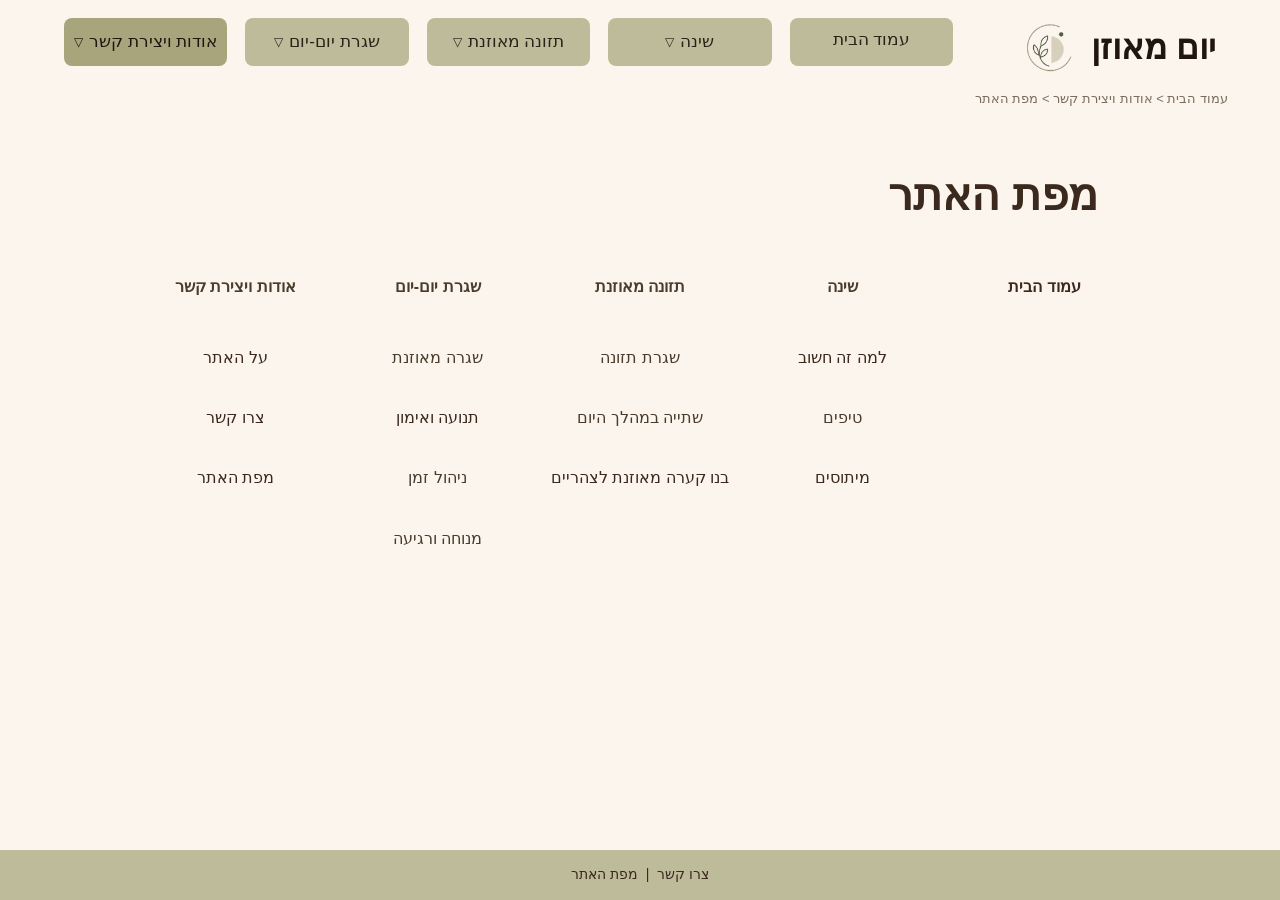
<file: siteMap.html>
<!DOCTYPE html>
<html lang="he">
<head>
    <meta charset="utf-8" />
    <title>יום מאוזן | מפת האתר</title>
    <meta name="description" content="מפת האתר של יום מאוזן המציגה את מבנה העמודים, עמודי התוכן, עמודי החובה והעמודים שלא פותחו באתר." />
    <meta name="keywords" content="מפת אתר, מבנה אתר, ניווט באתר, יום מאוזן, עמודי תוכן, פרויקט סיום" />
    <meta name="author" content="לי צ'סטבן ושני בן-עמי" />
    <meta name="viewport" content="width=device-width, initial-scale=1.0, user-scalable=yes" />
    <link rel="icon" href="images/siteLogo.png" type="image/png" />
    <!-- CSS -->
    <link href="styles/reset.css" rel="stylesheet" />
    <link href="styles/myStyle.css" rel="stylesheet" />

    <!-- JS -->
    <script src="jScripts/JavaScript.js" type="text/javascript">  </script>
</head>

<body class="content-page sitemap-page">
<div id="container">
    <header class="site-header">
        <a class="logo" href="index.html" >
            <span class="logo-text">יום מאוזן</span>
            <img src="images/siteLogo.png" alt="סמל עלה של יום מאוזן" />
        </a>
        <nav class="main-nav" >
            <ul class="main-menu">
                <li><a href="index.html">עמוד הבית</a></li>

                <li class="has-submenu">
                    <a class="nav-parent" href="#" >שינה <span class="menu-arrow">▽</span></a>
                    <ul id="sleepMenu" class="sub-menu">
                        <li><a href="sleepImportance.html">למה זה חשוב</a></li>
                        <li><a class="disabled-link" href="#" >טיפים</a></li>
                        <li><a href="sleepMyth.html">מיתוסים</a></li>
                    </ul>
                </li>

                <li class="has-submenu">
                    <a class="nav-parent" href="#" >תזונה מאוזנת <span class="menu-arrow">▽</span></a>
                    <ul id="nutritionMenu" class="sub-menu">
                        <li><a class="disabled-link" href="#" >שגרת תזונה</a></li>
                        <li><a class="disabled-link" href="#" >שתייה במהלך היום</a></li>
                        <li><a href="buildPokeBowl.html">בנו קערה מאוזנת לצהריים</a></li>
                    </ul>
                </li>

                <li class="has-submenu">
                    <a class="nav-parent" href="#" >שגרת יום-יום <span class="menu-arrow">▽</span></a>
                    <ul id="routineMenu" class="sub-menu">
                        <li><a class="disabled-link" href="#" >שגרה מאוזנת</a></li>
                        <li><a href="movement.html">תנועה ואימון</a></li>
                        <li><a class="disabled-link" href="#" >ניהול זמן</a></li>
                        <li><a class="disabled-link" href="#" >מנוחה ורגיעה</a></li>
                    </ul>
                </li>

                <li class="has-submenu">
                    <a class="nav-parent active" href="#" >אודות ויצירת קשר <span class="menu-arrow">▽</span></a>
                    <ul id="aboutMenu" class="sub-menu">
                        <li><a href="about.html">על האתר ועלינו</a></li>
                        <li><a href="contactUs.html">צרו קשר</a></li>
                        <li><a href="siteMap.html">מפת אתר</a></li>
                    </ul>
                </li>
            </ul>
        </nav>
    </header>
<nav class="breadcrumbs" aria-label="פירורי לחם"><a href="index.html">עמוד הבית</a> <span aria-hidden="true">&gt;</span> <a href="#">אודות ויצירת קשר</a> <span aria-hidden="true">&gt;</span> <span>מפת האתר</span></nav>
<main>
        <section class="sitemap-content">
            <h1 id="sitemap-title">מפת האתר</h1>
            <ul class="site-map-list">
                <li><a href="index.html">עמוד הבית</a></li>
                <li>
                    <a class="disabled-link" href="#" >שינה</a>
                    <ul>
                        <li><a href="sleepImportance.html">למה זה חשוב</a></li>
                        <li><a class="disabled-link" href="#" >טיפים</a></li>
                        <li><a href="sleepMyth.html">מיתוסים</a></li>
                    </ul>
                </li>
                <li>
                    <a class="disabled-link" href="#" >תזונה מאוזנת</a>
                    <ul>
                        <li><a class="disabled-link" href="#" >שגרת תזונה</a></li>
                        <li><a class="disabled-link" href="#" >שתייה במהלך היום</a></li>
                        <li><a href="buildPokeBowl.html">בנו קערה מאוזנת לצהריים</a></li>
                    </ul>
                </li>
                <li>
                    <a class="disabled-link" href="#" >שגרת יום-יום</a>
                    <ul>
                        <li><a class="disabled-link" href="#" >שגרה מאוזנת</a></li>
                        <li><a href="movement.html">תנועה ואימון</a></li>
                        <li><a class="disabled-link" href="#" >ניהול זמן</a></li>
                        <li><a class="disabled-link" href="#" >מנוחה ורגיעה</a></li>
                    </ul>
                </li>
                <li>
                    <a class="disabled-link" href="#" >אודות ויצירת קשר</a>
                    <ul>
                        <li><a href="about.html">על האתר</a></li>
                        <li><a href="contactUs.html">צרו קשר</a></li>
                        <li><a href="siteMap.html">מפת האתר</a></li>
                    </ul>
                </li>
            </ul>
        </section>
</main>
    <footer class="site-footer">
        <a href="contactUs.html">צרו קשר</a>
        <span>|</span>
        <a href="siteMap.html">מפת האתר</a>
    </footer>
</div>
</body>
</html>
</file>
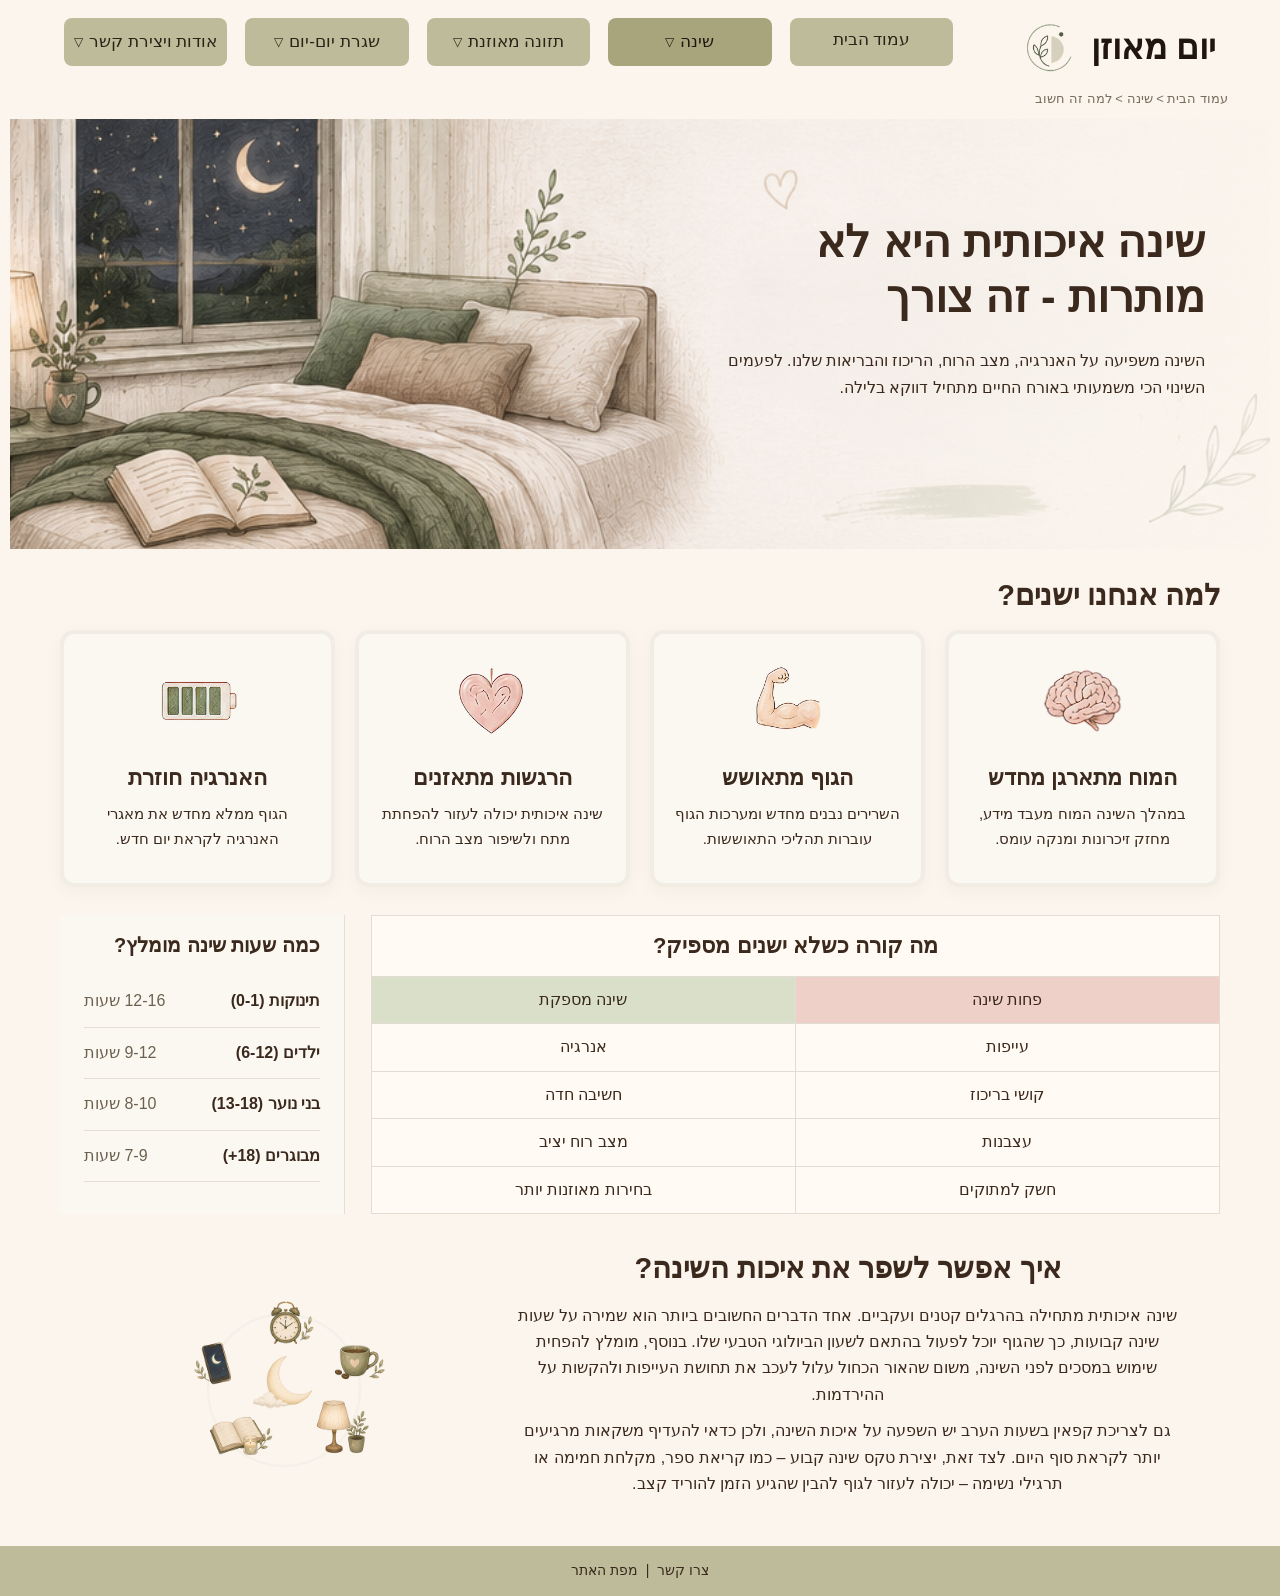
<file: sleepImportance.html>
<!DOCTYPE html>
<html lang="he">
<head>
    <meta charset="utf-8" />
    <title>יום מאוזן | למה שינה חשובה</title>
    <meta name="description" content="עמוד מידע באתר יום מאוזן המסביר למה שינה חשובה לגוף, לנפש, לריכוז ולאנרגיה במהלך היום." />
    <meta name="keywords" content="שינה, חשיבות השינה, איכות שינה, הרגלי שינה, מנוחה, אנרגיה, יום מאוזן" />
    <meta name="author" content="לי צ'סטבן ושני בן-עמי" />
    <meta name="viewport" content="width=device-width, initial-scale=1.0, user-scalable=yes" />
    <link rel="icon" href="images/siteLogo.png" type="image/png" />
    <!-- CSS -->
    <link href="styles/reset.css" rel="stylesheet" />
    <link href="styles/myStyle.css" rel="stylesheet" />

    <!-- JS -->
    <script src="jScripts/JavaScript.js" type="text/javascript">  </script>
</head>

<body class="content-page sleep-page sleep-importance-page">
<div id="container">
    <header class="site-header">
        <a class="logo" href="index.html" >
            <span class="logo-text">יום מאוזן</span>
            <img src="images/siteLogo.png" alt="סמל עלה של יום מאוזן" />
        </a>
        <nav class="main-nav" >
            <ul class="main-menu">
                <li><a href="index.html">עמוד הבית</a></li>

                <li class="has-submenu">
                    <a class="nav-parent active" href="#">שינה <span class="menu-arrow">▽</span></a>                    <ul id="sleepMenu" class="sub-menu">
                        <li><a href="sleepImportance.html">למה זה חשוב</a></li>
                        <li><a class="disabled-link" href="#" >טיפים</a></li>
                        <li><a href="sleepMyth.html">מיתוסים</a></li>
                    </ul>
                </li>

                <li class="has-submenu">
                    <a class="nav-parent" href="#">תזונה מאוזנת <span class="menu-arrow">▽</span></a>
                    <ul id="nutritionMenu" class="sub-menu">
                        <li><a class="disabled-link" href="#" >שגרת תזונה</a></li>
                        <li><a class="disabled-link" href="#" >שתייה במהלך היום</a></li>
                        <li><a href="buildPokeBowl.html">בנו קערה מאוזנת לצהריים</a></li>
                    </ul>
                </li>

                <li class="has-submenu">
                    <a class="nav-parent" href="#">שגרת יום-יום <span class="menu-arrow">▽</span></a>
                    <ul id="routineMenu" class="sub-menu">
                        <li><a class="disabled-link" href="#" >שגרה מאוזנת</a></li>
                        <li><a href="movement.html">תנועה ואימון</a></li>
                        <li><a class="disabled-link" href="#" >ניהול זמן</a></li>
                        <li><a class="disabled-link" href="#" >מנוחה ורגיעה</a></li>
                    </ul>
                </li>

                <li class="has-submenu">
                    <a class="nav-parent" href="#">אודות ויצירת קשר <span class="menu-arrow">▽</span></a>                    
                    <ul id="aboutMenu" class="sub-menu">
                        <li><a href="about.html">על האתר ועלינו</a></li>
                        <li><a href="contactUs.html">צרו קשר</a></li>
                        <li><a href="siteMap.html">מפת אתר</a></li>
                    </ul>
                </li>
            </ul>
        </nav>
    </header>
    <nav class="breadcrumbs" aria-label="פירורי לחם"><a href="index.html">עמוד הבית</a> <span aria-hidden="true">&gt;</span> <a href="#">שינה</a> <span aria-hidden="true">&gt;</span> <span>למה זה חשוב</span></nav>
    <main>
        <section class="split-hero sleep-hero" >
            <div class="split-hero-text">
                <h1 id="sleep-title">שינה איכותית היא לא מותרות - זה צורך</h1>
                <p>השינה משפיעה על האנרגיה, מצב הרוח, הריכוז והבריאות שלנו. לפעמים השינוי הכי משמעותי באורח החיים מתחיל דווקא בלילה.</p>
            </div>
            <div class="split-hero-image">
                <img src="images/sleep/sleepHiro.png" alt="חדר שינה רגוע עם מיטה, מנורה וספר פתוח" />
            </div>
        </section>

        <section class="page-section" >
            <h2 id="why-sleep-title">למה אנחנו ישנים?</h2>
            <div class="cards-grid four-cards">
                <article class="info-card">
                    <img src="images/sleep/brain.png" alt="אייקון מוח" />
                    <h3>המוח מתארגן מחדש</h3>
                    <p>במהלך השינה המוח מעבד מידע, מחזק זיכרונות ומנקה עומס.</p>
                </article>
                <article class="info-card">
                    <img src="images/sleep/BodyRecovering.png" alt="אייקון שריר" />
                    <h3>הגוף מתאושש</h3>
                    <p>השרירים נבנים מחדש ומערכות הגוף עוברות תהליכי התאוששות.</p>
                </article>
                <article class="info-card">
                    <img src="images/sleep/EmotionsBalanced.png" alt="אייקון לב" />
                    <h3>הרגשות מתאזנים</h3>
                    <p>שינה איכותית יכולה לעזור להפחתת מתח ולשיפור מצב הרוח.</p>
                </article>
                <article class="info-card">
                    <img src="images/sleep/energyReturns.png" alt="אייקון סוללה מלאה" />
                    <h3>האנרגיה חוזרת</h3>
                    <p>הגוף ממלא מחדש את מאגרי האנרגיה לקראת יום חדש.</p>
                </article>
            </div>
        </section>

        <section class="sleep-comparison" >

            <div class="mini-table" >
                <h2 id="sleep-amount-title">מה קורה כשלא ישנים מספיק?</h2>
                <div class="table-row table-head"><span>פחות שינה</span><span>שינה מספקת</span></div>
                <div class="table-row"><span>עייפות</span><span>אנרגיה</span></div>
                <div class="table-row"><span>קושי בריכוז</span><span>חשיבה חדה</span></div>
                <div class="table-row"><span>עצבנות</span><span>מצב רוח יציב</span></div>
                <div class="table-row"><span>חשק למתוקים</span><span>בחירות מאוזנות יותר</span></div>
            </div>

            <aside class="hours-card" >
                <h2 id="hours-title">כמה שעות שינה מומלץ?</h2>
                <ul>
                    <li><strong>תינוקות (0-1)</strong><span>12-16 שעות</span></li>
                    <li><strong>ילדים (6-12)</strong><span>9-12 שעות</span></li>
                    <li><strong>בני נוער (13-18)</strong><span>8-10 שעות</span></li>
                    <li><strong>מבוגרים (18+)</strong><span>7-9 שעות</span></li>
                </ul>
            </aside>
        </section>

        <section class="text-visual-section" >
            <div class="section-text">
                <h2 id="improve-sleep-title">איך אפשר לשפר את איכות השינה?</h2>
                <p>שינה איכותית מתחילה בהרגלים קטנים ועקביים. אחד הדברים החשובים ביותר הוא שמירה על שעות שינה קבועות, כך שהגוף יוכל לפעול בהתאם לשעון הביולוגי הטבעי שלו. בנוסף, מומלץ להפחית שימוש במסכים לפני השינה, משום שהאור הכחול עלול לעכב את תחושת העייפות ולהקשות על ההירדמות.</p>
                <p>גם לצריכת קפאין בשעות הערב יש השפעה על איכות השינה, ולכן כדאי להעדיף משקאות מרגיעים יותר לקראת סוף היום. לצד זאת, יצירת טקס שינה קבוע – כמו קריאת ספר, מקלחת חמימה או תרגילי נשימה – יכולה לעזור לגוף להבין שהגיע הזמן להוריד קצב.</p>
            </div>
            <div class="section-image round-image">
                <img src="images/sleep/improveSleep.png" alt="איור הרגלי שינה רגועים" />
            </div>
        </section>
    </main>
    <footer class="site-footer">
        <a href="contactUs.html">צרו קשר</a>
        <span>|</span>
        <a href="siteMap.html">מפת האתר</a>
    </footer>
</div>
</body>
</html>
</file>
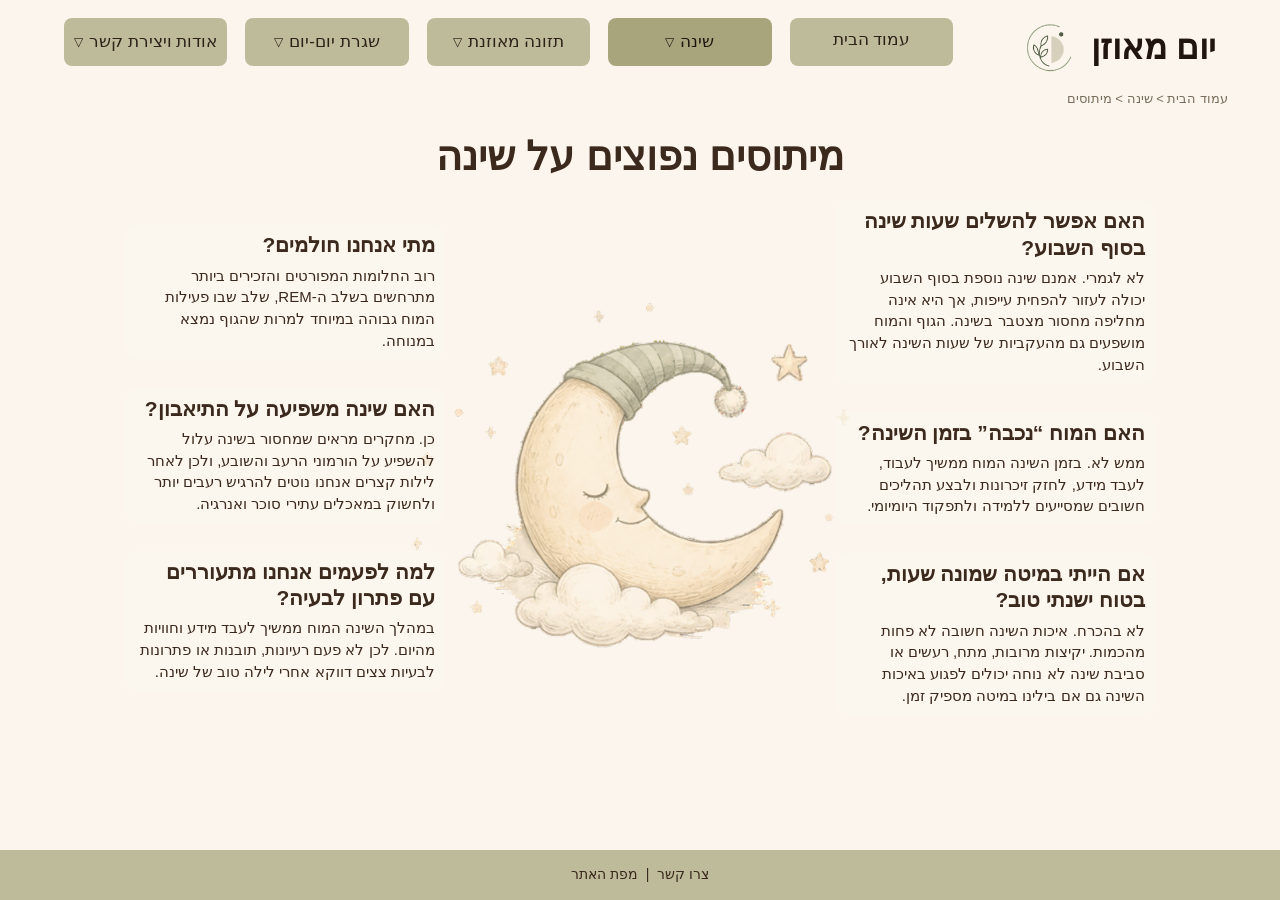
<file: sleepMyth.html>
<!DOCTYPE html>
<html lang="he">
<head>
    <meta charset="utf-8" />
    <title>יום מאוזן | מיתוסים על שינה</title>
    <meta name="description" content="עמוד באתר יום מאוזן המציג מיתוסים נפוצים על שינה ומסביר מה נכון לדעת כדי לשפר את איכות השינה." />
    <meta name="keywords" content="מיתוסים על שינה, שינה, איכות שינה, הרגלי שינה, טעויות נפוצות, יום מאוזן" />
    <meta name="author" content="לי צ'סטבן ושני בן-עמי" />
    <meta name="viewport" content="width=device-width, initial-scale=1.0, user-scalable=yes" />
    <link rel="icon" href="images/siteLogo.png" type="image/png" />
    <!-- CSS -->
    <link href="styles/reset.css" rel="stylesheet" />
    <link href="styles/myStyle.css" rel="stylesheet" />

    <!-- JS -->
    <script src="jScripts/JavaScript.js" type="text/javascript">  </script>
</head>

<body class="content-page myth-page">
<div id="container">
    <header class="site-header">
        <a class="logo" href="index.html" >
            <span class="logo-text">יום מאוזן</span>
            <img src="images/siteLogo.png" alt="סמל עלה של יום מאוזן" />
        </a>
        <nav class="main-nav" >
            <ul class="main-menu">
                <li><a href="index.html">עמוד הבית</a></li>

                <li class="has-submenu">
                    <a class="nav-parent active" href="#" >שינה <span class="menu-arrow">▽</span></a>
                    <ul id="sleepMenu" class="sub-menu">
                        <li><a href="sleepImportance.html">למה זה חשוב</a></li>
                        <li><a class="disabled-link" href="#" >טיפים</a></li>
                        <li><a href="sleepMyth.html">מיתוסים</a></li>
                    </ul>
                </li>

                <li class="has-submenu">
                    <a class="nav-parent" href="#" >תזונה מאוזנת <span class="menu-arrow">▽</span></a>
                    <ul id="nutritionMenu" class="sub-menu">
                        <li><a class="disabled-link" href="#" >שגרת תזונה</a></li>
                        <li><a class="disabled-link" href="#" >שתייה במהלך היום</a></li>
                        <li><a href="buildPokeBowl.html">בנו קערה מאוזנת לצהריים</a></li>
                    </ul>
                </li>

                <li class="has-submenu">
                    <a class="nav-parent" href="#" >שגרת יום-יום <span class="menu-arrow">▽</span></a>
                    <ul id="routineMenu" class="sub-menu">
                        <li><a class="disabled-link" href="#" >שגרה מאוזנת</a></li>
                        <li><a href="movement.html">תנועה ואימון</a></li>
                        <li><a class="disabled-link" href="#" >ניהול זמן</a></li>
                        <li><a class="disabled-link" href="#" >מנוחה ורגיעה</a></li>
                    </ul>
                </li>

                <li class="has-submenu">
                    <a class="nav-parent" href="#" >אודות ויצירת קשר <span class="menu-arrow">▽</span></a>
                    <ul id="aboutMenu" class="sub-menu">
                        <li><a href="about.html">על האתר ועלינו</a></li>
                        <li><a href="contactUs.html">צרו קשר</a></li>
                        <li><a href="siteMap.html">מפת אתר</a></li>
                    </ul>
                </li>
            </ul>
        </nav>
    </header>
<nav class="breadcrumbs" aria-label="פירורי לחם"><a href="index.html">עמוד הבית</a> <span aria-hidden="true">&gt;</span> <a href="#">שינה</a> <span aria-hidden="true">&gt;</span> <span>מיתוסים</span></nav>
<main>
        <section class="myth-section">
            <h1 id="myth-title">מיתוסים נפוצים על שינה</h1>
            <div class="myths-layout">
                <div class="myths-column">
                    <article class="myth-card">
                        <h2>האם אפשר להשלים שעות שינה בסוף השבוע?</h2>
                        <p>לא לגמרי. אמנם שינה נוספת בסוף השבוע יכולה לעזור להפחית עייפות, אך היא אינה מחליפה מחסור מצטבר בשינה. הגוף והמוח מושפעים גם מהעקביות של שעות השינה לאורך השבוע.</p>
                    </article>
                    <article class="myth-card">
                        <h2>האם המוח “נכבה” בזמן השינה?</h2>
                        <p>ממש לא. בזמן השינה המוח ממשיך לעבוד, לעבד מידע, לחזק זיכרונות ולבצע תהליכים חשובים שמסייעים ללמידה ולתפקוד היומיומי.</p>
                    </article>
                    <article class="myth-card">
                        <h2>אם הייתי במיטה שמונה שעות, בטוח ישנתי טוב?</h2>
                        <p>לא בהכרח. איכות השינה חשובה לא פחות מהכמות. יקיצות מרובות, מתח, רעשים או סביבת שינה לא נוחה יכולים לפגוע באיכות השינה גם אם בילינו במיטה מספיק זמן.</p>
                    </article>
                </div>
                <div class="myth-center-image">
                    <!-- תמונה להחלפה: images/sleep-myth-moon.svg | איור ירח ישן במרכז עמוד המיתוסים -->
                    <img src="images/sleep/sleepMythMoon.png" alt="ירח ישן עם כוכבים" />
                </div>
                <div class="myths-column">
                    <article class="myth-card">
                        <h2>מתי אנחנו חולמים?</h2>
                        <p>רוב החלומות המפורטים והזכירים ביותר מתרחשים בשלב ה-REM, שלב שבו פעילות המוח גבוהה במיוחד למרות שהגוף נמצא במנוחה.</p>
                    </article>
                    <article class="myth-card">
                        <h2>האם שינה משפיעה על התיאבון?</h2>
                        <p>כן. מחקרים מראים שמחסור בשינה עלול להשפיע על הורמוני הרעב והשובע, ולכן לאחר לילות קצרים אנחנו נוטים להרגיש רעבים יותר ולחשוק במאכלים עתירי סוכר ואנרגיה.</p>
                    </article>
                    <article class="myth-card">
                        <h2>למה לפעמים אנחנו מתעוררים עם פתרון לבעיה?</h2>
                        <p>במהלך השינה המוח ממשיך לעבד מידע וחוויות מהיום. לכן לא פעם רעיונות, תובנות או פתרונות לבעיות צצים דווקא אחרי לילה טוב של שינה.</p>
                    </article>
                </div>
            </div>
        </section>
</main>
    <footer class="site-footer">
        <a href="contactUs.html">צרו קשר</a>
        <span>|</span>
        <a href="siteMap.html">מפת האתר</a>
    </footer>
</div>
</body>
</html>
</file>
<file: styles/myStyle.css>
@charset "utf-8";

/* פונט האתר: Assistant עם גיבוי ל-Arial ול-sans-serif */
body {
    direction: rtl;
    background-color: #fbf5ed;
    color: #3b291d;
    font-family: 'Assistant', Arial, sans-serif;
    font-size: 16px;
    line-height: 1.65;
}

#container {
    min-height: 100vh;
    background-color: #fbf5ed;
    display: flex;
    flex-direction: column;
} 

a {
    color: #3b291d;
    text-decoration: none;
}

a:hover,
a:focus {
    color: #8b5a24;
}

img {
    max-width: 100%;
    display: block;
}


/* Header + Navigation */

.site-header {
    max-width: 1360px;
    margin: 0 auto;
    padding: 18px 34px 12px;
    display: flex;
    align-items: flex-start;
    gap: 28px;
    position: relative;
    z-index: 500;
    box-sizing: border-box;
}

.logo {
    width: 235px;
    display: flex;
    align-items: center;
    gap: 12px;
    color: #20160f;
    font-weight: 800;
}

.logo:hover {
    text-decoration: none;
}

.logo-text {
    font-size: 34px;
    line-height: 1;
    white-space: nowrap;
}

.logo img {
    width: 58px;
    height: 58px;
}

.main-nav {
    flex: 1;
    width: auto;
    min-width: 0;
    position: relative;
    z-index: 700;
}

.main-nav .main-menu {
    display: grid;
    grid-template-columns: repeat(5, minmax(0, 1fr));
    gap: 18px;
    list-style: none;
    padding: 0;
    margin: 0;
    width: 100%;
}

.main-nav .main-menu > li {
    width: auto;
    min-width: 0;
    position: relative;
    padding-bottom: 10px;
}

.main-nav a {
    display: block;
    height: 48px;
    width: 100%;

    padding: 12px 10px;
    box-sizing: border-box;
    text-align: center;
    background-color: #bdbb99;
    color: #2d2118;
    border-radius: 8px;
    font-size: 17px;
    font-weight: 500;
    line-height: 1.2;
}

.main-nav a:hover,
.main-nav a.active,
.main-nav .nav-parent.active {
    background-color: #a8a57d;
    color: #20160f;
    text-decoration: none;
}

.main-nav .nav-parent {
    cursor: not-allowed;
    display: flex;
    align-items: center;
    justify-content: center;
    gap: 6px;
}

.menu-arrow {
    font-size: 12px;
    line-height: 1;
    display: inline-block;
}

.main-nav .sub-menu {
    display: none;
    position: absolute;
    top: 48px;
    right: 0;
    width: 100%;
    list-style: none;
    padding: 7px;
    margin: 0;
    background-color: #f6f2ec;
    border: 1px solid #bdbb99;
    border-radius: 9px;
    box-shadow: 0 8px 18px rgba(67, 48, 32, 0.12);
    z-index: 900;
    box-sizing: border-box;
}

.main-nav .has-submenu:hover .sub-menu {
    display: block;
}

.main-nav .sub-menu li {
    width: 100%;
    margin: 0 0 5px 0;
}

.main-nav .sub-menu li:last-child {
    margin-bottom: 0;
}

.main-nav .sub-menu a {
    height: auto;
    min-height: 34px;
    padding: 9px 8px;
    background-color: transparent;
    border-radius: 7px;
    font-size: 16px;
    line-height: 1.25;
}

.main-nav .sub-menu a:hover,
.main-nav .sub-menu a.active {
    background-color: #e9e4d8;
    color: #20160f;
    text-decoration: none;
}

.main-nav .sub-menu .disabled-link,
.main-nav .sub-menu .disabled-link:hover {
    color: #b5aa9a;
    cursor: not-allowed;
    background-color: transparent;
    text-decoration: none;
}

.breadcrumbs {
    width: 100%;
    max-width: 1260px;
    margin: 0 auto;
    padding: 0 42px;
    box-sizing: border-box;
    font-size: 13px;
    color: #7a6d5d;
    text-align: right;
}

.breadcrumbs a,
.breadcrumbs span {
    color: #7a6d5d;
}

main {
    padding-bottom: 45px;
    flex: 1;
}

.site-footer {
    display: flex;
    justify-content: center;
    align-items: center;
    gap: 8px;
    min-height: 50px;
    background-color: #bdbb99;
    color: #3b291d;
    font-size: 14px;
}

.site-footer a {
    color: #3b291d;
}


/* עמוד בית */
.home-hero {
    max-width: 1280px;
    margin: 0 auto 35px;
    padding: 0 34px;
    display: grid;
    grid-template-columns: 1fr 1fr;
    align-items: center;
    gap: 38px;
    box-sizing: border-box;

}

.home-hero-image img {
    width: 520px;
    margin: 0 auto;
}

.watercolor-card {
    min-height: 370px;
    display: flex;
    flex-direction: column;
    justify-content: center;
    align-items: center;
    text-align: center;
    border-radius: 45% 55% 47% 53%;
}

.home-hero h1 {
    font-size: 62px;
    line-height: 1.18;
    font-weight: 800;
    margin-bottom: 28px;
}

.home-hero p {
    max-width: 650px;
    font-weight: 700;
    font-size: 17px;
}

.home-shortcuts {
    max-width: 930px;
    margin: 0 auto 35px;
    display: grid;
    grid-template-columns: repeat(3, 1fr);
    gap: 45px;
    text-align: center;
}

.shortcut-card {
    display: flex;
    flex-direction: column;
    align-items: center;
    gap: 16px;
}

.soft-button {
    min-width: 190px;
    padding: 18px 22px;
    background-color: #f6f2ec;
    color: #3b291d;
    border-radius: 7px;
    box-shadow: 0 4px 16px rgba(75, 54, 35, 0.05);
    transition: background-color 0.25s, transform 0.25s;
}

.soft-button:hover,
.soft-button:focus {
    background-color: #ece8dc;
    text-decoration: none;
    transform: translateY(-3px);
}

.shortcut-card img {
    width: 210px;
    height: 165px;
    object-fit: contain;
}

/* מבנה עמודי תוכן */
.content-page main {
    max-width: 1260px;
    margin: 0 auto;
}

.page-section,
.page-intro,
.movement-hero,
.myth-section,
.about-content,
.contact-content,
.sitemap-content {
    padding: 28px 50px;
}

h1 {
    font-size: 44px;
    line-height: 1.2;
    font-weight: 800;
    margin-bottom: 16px;
}

h2 {
    font-size: 29px;
    line-height: 1.25;
    font-weight: 800;
    margin-bottom: 16px;
}

h3 {
    font-size: 22px;
    font-weight: 800;
    margin: 12px 0 6px;
}

p {
    margin-bottom: 10px;
}


/* הירו פנימי */
.split-hero {
    display: flex;
    align-items: center;
    min-height: 355px;
    overflow: hidden;
    background-color: #fbf5ed;
}

.split-hero-text {
    flex: 1;
    padding: 45px 54px;
    position: relative;
}


.split-hero-image {
    flex: 1.05;
}

.split-hero-image img {
    width: 100%;
    height: 355px;
    object-fit: cover;
}

.sleep-hero h1 {
    font-size: 42px;
}

.cards-grid {
    display: grid;
    gap: 20px;
}

.four-cards {
    grid-template-columns: repeat(4, 1fr);
}

.three-cards {
    grid-template-columns: repeat(3, 1fr);
}

.info-card {
    background-color: #fbf8f2;
    border: 4px solid #f1ece4;
    border-radius: 14px;
    padding: 22px 20px;
    text-align: center;
    box-shadow: 0 5px 18px rgba(72, 54, 38, 0.04);
}

.info-card img {
    width: 92px;
    height: 92px;
    object-fit: contain;
    margin: 0 auto 8px;
}

.info-card p {
    font-size: 15px;
}

.round-card img {
    width: 132px;
    height: 132px;
    border: 1px solid #8f9472;
    border-radius: 50%;
    padding: 6px;
    background-color: #fdfaf5;
}

.round-card strong {
    display: block;
    margin-bottom: 12px;
}

.sleep-comparison {
    display: grid;
    grid-template-columns: 1fr 285px;
    gap: 26px;
    padding: 0 50px 58px;
    align-items: stretch;
}

.mini-table {
    border: 1px solid #e2ddd2;
    background-color: #fffaf3;
}

.mini-table h2 {
    font-size: 22px;
    margin: 0;
    padding: 16px;
    text-align: center;
}

.table-row {
    display: grid;
    grid-template-columns: 1fr 1fr;
    border-top: 1px solid #e2ddd2;
}

.table-row span {
    padding: 10px 12px;
    text-align: center;
}

.table-row span + span {
    border-right: 1px solid #e2ddd2;
}

.table-head span:first-child {
    background-color: #efd0c8;
}

.table-head span:last-child {
    background-color: #d9dfc8;
}

.hours-card {
    background-color: #fbf8f2;
    border-right: 1px solid #e4ded3;
    padding: 18px 24px;
}

.hours-card h2 {
    font-size: 20px;
    margin-bottom: 18px;
}

.hours-card ul {
    list-style: none;
    padding: 0;
}

.hours-card li {
    display: flex;
    justify-content: space-between;
    gap: 16px;
    border-bottom: 1px solid #e4ded3;
    padding: 12px 0;
}

.hours-card span {
    color: #6c614f;
}

.text-visual-section {
    display: grid;
    grid-template-columns: 1fr 380px;
    gap: 60px;
    align-items: center;
    padding: 42px 90px 80px;
}

.section-text {
    text-align: center;
}

.round-image img {
    width: 330px;
    height: 330px;
    object-fit: contain;
    margin: 0 auto;
    border-radius: 50%;
}


/* מיתוסים */
.myth-section {
    position: relative;
    padding: 18px 30px 35px;
    text-align: center;
}

.myth-section h1 {
    text-align: center;
    font-size: 40px;
    margin: 5px 0 20px;
    position: relative;
    z-index: 3;
}

.myths-layout {
    position: relative;
    min-height: 500px;
    max-width: 1220px;
    margin: 0 auto;
    display: grid;
    grid-template-columns: 1fr 1fr;
    gap: 390px;
    align-items: center;
}

.myth-center-image {
    position: absolute;
    top: 0;
    right: 50%;
    transform: translateX(50%);
    width: 570px;
    z-index: 1;
    opacity: 0.68;
}

.myth-center-image img {
    width: 570px;
    height: 570px;
    object-fit: contain;
    margin: 0 auto;
}

.myths-column {
    position: relative;
    z-index: 2;
    display: flex;
    flex-direction: column;
    gap: 28px;
}

.myths-column:first-child .myth-card {
    margin-left: auto;
    margin-right: 0;
}

.myths-column:last-child .myth-card {
    margin-right: auto;
    margin-left: 0;
}

.myth-card {
    width: 300px;
    padding: 8px 10px;
    text-align: right;
    background-color: rgba(251, 245, 237, 0.45);
    border-radius: 14px;
}

.myth-card h2 {
    font-size: 21px;
    line-height: 1.25;
    margin-bottom: 6px;
}

.myth-card p {
    font-size: 15px;
    line-height: 1.45;
    margin: 0;
}
/* תנועה */
.movement-hero {
    text-align: center;
    padding-top: 10px;
}

.movement-hero img {
    width: 100%;
    max-height: 480px;
    object-fit: contain;
    margin: 12px auto 22px;
}

.movement-hero p {
    max-width: 760px;
    margin: 0 auto 10px;
}

.movement-tips {
    padding: 38px 50px;
    text-align: center;
}

.section-intro {
    max-width: 850px;
    margin: 0 auto 34px;
}

.tips-cloud {
    max-width: 900px;
    margin: 0 auto;
    display: grid;
    grid-template-columns: 1fr 1fr;
    gap: 50px 90px;
}

.tip-item {
    display: grid;
    grid-template-columns: 150px 230px;
    grid-template-rows: auto auto;
    column-gap: 18px;
    row-gap: 6px;
    align-items: start;
    text-align: right;
}

.tip-item img {
    grid-column: 1;
    grid-row: 1 / 3;
    width: 150px;
    height: 120px;
    object-fit: contain;
    margin: 0 auto;
}

.tip-item h3 {
    grid-column: 2;
    grid-row: 1;
    margin: 18px 0 0 0;
    font-size: 24px;
    line-height: 1.2;
    text-align: right;
}

.tip-item p {
    grid-column: 2;
    grid-row: 2;
    max-width: 220px;
    margin: 0;
    font-size: 17px;
    line-height: 1.55;
    text-align: right;
}

.closing-line {
    padding: 42px 50px 0;
    text-align: center;
    font-size: 26px;
    font-weight: 800;
}


/* קערת פוקי */

.poke-form fieldset {
    border: 0;
}

.poke-fieldset {
    border: 4px solid #dddcd7;
    border-radius: 14px;
    padding: 22px 22px 24px;
    margin: 0 0 22px;
}

.poke-fieldset legend {
    padding: 0 12px;
    color: #bd7220;
    font-size: 24px;
    font-weight: 800;
}

.option-grid {
    display: grid;
    gap: 18px;
}

.three-options {
    grid-template-columns: repeat(3, 1fr);
}

.two-options {
    grid-template-columns: repeat(2, 1fr);
}

.option-card {
    display: flex;
    gap: 8px;
    align-items: flex-start;
    text-align: center;
    cursor: pointer;
}

.option-card input {
    margin-top: 7px;
}

.option-card strong,
.option-card small {
    display: block;
}

.option-card small {
    font-size: 14px;
    margin-top: 7px;
}

.toppings-fieldset {
    margin-top: 10px;
}

.checkbox-grid {
    display: flex;
    flex-wrap: wrap;
    gap: 18px 24px;
    justify-content: center;
}

.checkbox-grid label,
.inline-options label,
.checkbox-line {
    cursor: pointer;
}

.selected-toppings h2,
.bowl-card h2,
.nutrition-summary h2 {
    color: #bd7220;
}

.ingredient-gallery {
    display: grid;
    grid-template-columns: repeat(3, 1fr);
    gap: 22px 26px;
}

.ingredient-gallery figure {
    text-align: center;
}

.ingredient-gallery img {
    width: 145px;
    height: 125px;
    object-fit: contain;
    margin: 0 auto 8px;
    background-color: #fbf5ed;
    border: 4px solid #f1ece4;
    border-radius: 12px;
}

.ingredient-gallery figcaption {
    font-size: 20px;
    font-weight: 700;
}

.bowl-card img {
    width: 360px;
    height: 300px;
    object-fit: contain;
    margin: 0 auto;
    background-color: #fbf5ed;
    border: 4px solid #f1ece4;
    border-radius: 12px;
}

.nutrition-summary {
    margin-top: 64px;
    text-align: center;
}
#nutrition-summary {
    display: none;
}
 
.nutrition-summary ul {
    display: flex;
    justify-content: center;
    gap: 44px;
    list-style: none;
    padding: 0;
    margin: 18px 0;
    font-size: 24px;
    font-weight: 800;
}

.nutrition-summary p {
    color: #bd7220;
    font-size: 27px;
    font-weight: 800;
}

.tip-box {
    max-width: 960px;
    margin: 0 auto;
    display: grid;
    grid-template-columns: 230px 1fr;
    gap: 28px;
    align-items: center;
    padding: 24px 58px;
    background-color: #f8f5e9;
    border: 2px solid #f1ece4;
    border-radius: 34px;
}

.tip-box img {
    height: 150px;
    object-fit: contain;
}

.tip-box ul {
    margin-right: 18px;
}


.poke-page .poke-intro {
    max-width: 1120px;
    margin: 0 auto;
    padding: 12px 50px 16px;
    text-align: center;
}

.poke-page .poke-intro h1 {
    font-size: 32px;
    margin-bottom: 8px;
}

.poke-page .poke-intro p {
    max-width: 1060px;
    margin: 0 auto 5px;
    line-height: 1.45;
    font-size: 15px;
}

.poke-page .poke-form-card {
    max-width: 1120px;
    margin: 0 auto 45px;
    padding: 18px 40px 32px;
    border: 2px solid #f0e9df;
    border-radius: 8px;
    background-color: #fbf5ed;
    text-align: center;
    box-sizing: border-box;
}

.poke-page .poke-form-card > h2 {
    color: #bd7220;
    font-size: 28px;
    margin-bottom: 6px;
}

.poke-page .bowl-name-area {
    margin: 0 auto 18px;
    display: flex;
    justify-content: center;
    align-items: center;
    gap: 12px;
    text-align: center;
}

.poke-page .bowl-name-area label {
    display: inline-block;
    color: #bd7220;
    font-size: 19px;
    font-weight: 800;
    margin-bottom: 0;
}

.poke-page .bowl-name-area input {
    width: 260px;
    height: 28px;
    border: 1px solid #8f9472;
    border-radius: 9px;
    background-color: #fffdf8;
    box-sizing: border-box;
    font-family: 'Assistant', Arial, sans-serif;
    padding: 3px 10px;
}

.poke-page .builder-top-area {
    display: grid;
    grid-template-columns: 1.2fr 0.95fr;
    gap: 34px;
    align-items: start;
    margin-bottom: 20px;
}

.poke-page .builder-options-area {
    display: block;
}

.poke-page .builder-preview-area {
    align-self: start;
    text-align: center;
}

.poke-page .poke-fieldset {
    border: 3px solid #f0e9df;
    border-radius: 10px;
    padding: 12px 16px 14px;
    margin: 0 0 14px;
    background-color: rgba(255, 253, 248, 0.35);
}

.poke-page .poke-fieldset legend {
    padding: 0 10px;
    color: #bd7220;
    font-size: 19px;
    font-weight: 800;
}

.poke-page .option-grid {
    display: grid;
    gap: 14px 18px;
}

.poke-page .three-options {
    grid-template-columns: repeat(3, 1fr);
}

.poke-page .two-options {
    grid-template-columns: repeat(2, 1fr);
}

.poke-page .option-card {
    display: flex;
    flex-direction: row;
    align-items: flex-start;
    justify-content: flex-start;
    gap: 8px;
    text-align: right;
    cursor: pointer;
    font-size: 15px;
    line-height: 1.25;
}

.poke-page .option-card input {
    margin-top: 4px;
}

.poke-page .option-card strong,
.poke-page .option-card small {
    display: block;
}

.poke-page .option-card strong {
    font-size: 16px;
    font-weight: 800;
}

.poke-page .option-card small {
    font-size: 14px;
    margin-top: 2px;
}

.poke-page .bowl-card {
    text-align: center;
}

.poke-page .bowl-card h2 {
    color: #bd7220;
    font-size: 26px;
    margin-bottom: 12px;
}

.poke-page .bowl-card img.bowl-main-image {
    width: 330px;
    height: 245px;
    object-fit: contain;
    margin: 0 auto;
    padding: 12px;
    background-color: #fbf8f2;
    border: 3px solid #f1ece4;
    border-radius: 10px;
    box-sizing: border-box;
}

.poke-page .toppings-fieldset {
    margin: 6px auto 28px;
    padding: 14px 16px 14px;
}

.poke-page .toppings-checkboxes {
    display: flex;
    flex-wrap: wrap;
    justify-content: center;
    gap: 14px 22px;
}

.poke-page .toppings-checkboxes label {
    min-width: 78px;
    text-align: center;
    line-height: 1.25;
    cursor: pointer;
    font-size: 15px;
}

.poke-page .toppings-checkboxes span {
    font-size: 13px;
    color: #6c614f;
}

.poke-page .selected-toppings {
    margin-top: 10px;
}

.poke-page .selected-toppings h2 {
    color: #bd7220;
    font-size: 26px;
    margin-bottom: 22px;
}

.poke-page .ingredient-gallery {
    max-width: 430px;
    margin: 0 auto 22px;
    display: grid;
    grid-template-columns: repeat(4, 1fr);
    gap: 12px 14px;
    align-items: end;
}

.poke-page .ingredient-gallery figure {
    text-align: center;
}

.poke-page .ingredient-gallery img {
    width: 92px;
    height: 78px;
    object-fit: contain;
    margin: 0 auto 5px;
    opacity: 0.5;
}

.poke-page .ingredient-gallery figcaption {
    font-size: 12px;
    color: #4b3a2a;
}

.poke-page .nutrition-summary {
    margin-top: 18px;
    text-align: center;
}

.poke-page .nutrition-summary ul {
    display: flex;
    flex-wrap: wrap;
    justify-content: center;
    gap: 24px 46px;
    list-style: none;
    padding: 0;
    margin: 0 0 12px;
    font-size: 20px;
    font-weight: 800;
}

.poke-page .nutrition-summary p {
    color: #3b291d;
    font-size: 22px;
    font-weight: 800;
    margin-bottom: 24px;
}

.poke-page .confirm-bowl-button {
    min-width: 210px;
    padding: 12px 34px;
    border: 0;
    border-radius: 9px;
    background-color: #bd7220;
    color: #fffaf3;
    font-family: 'Assistant', Arial, sans-serif;
    font-size: 18px;
    font-weight: 800;
    cursor: pointer;
    opacity: 0.5;
}

.poke-page .confirm-bowl-button:hover {
    background-color: #a96119;
}

.poke-page .bowl-result {
    min-height: 28px;
    margin-top: 26px;
    text-align: center;
    font-size: 18px;
    font-weight: 700;
    color: #3b291d;
}

.poke-page .poke-tip-box {
    max-width: 960px;
    margin: 0 auto 28px;
    padding: 24px 46px;
    background-color: #f8f5e9;
    border: 2px solid #e8e1d3;
    border-radius: 30px;
    display: grid;
    grid-template-columns: 150px 1fr;
    gap: 34px;
    align-items: center;
    text-align: right;
}

.poke-page .poke-tip-box img {
    width: 120px;
    height: 100px;
    object-fit: contain;
    margin: 0 auto;
}

.poke-page .poke-tip-box h2 {
    font-size: 24px;
    margin-bottom: 10px;
    text-align: right;
}

.poke-page .poke-tip-box ul {
    width: fit-content;
    margin: 0;
    padding-right: 22px;
    text-align: right;
}

.poke-page .poke-tip-box li {
    margin-bottom: 6px;
    font-size: 17px;
    line-height: 1.45;
}

@media screen and (max-width: 980px) {
    .poke-page .builder-top-area,
    .poke-page .ingredient-gallery,
    .poke-page .poke-tip-box {
        grid-template-columns: 1fr;
    }

    .poke-page .three-options,
    .poke-page .two-options {
        grid-template-columns: 1fr;
    }

    .poke-page .poke-form-card {
        padding: 24px 22px 38px;
    }

    .poke-page .ingredient-gallery {
        gap: 22px;
    }
}

.poke-page .bowl-result-title {
    color: #bd7220;
    font-size: 30px;
    font-weight: 800;
    margin-bottom: 12px;
}

.poke-page .bowl-result-text {
    max-width: 950px;
    margin: 0 auto 24px;
    color: #3b291d;
    font-size: 20px;
    line-height: 1.7;
    font-weight: 500;
}

.poke-page .nutrition-summary h2 {
    color: #3b291d;
    font-size: 26px;
    font-weight: 800;
    margin-bottom: 22px;
}

.poke-page .nutrition-summary ul {
    margin-top: 0;
}


/* אודות */
.about-content {
    max-width: 1020px;
    margin-right: auto;
    margin-left: 80px;
    padding-top: 30px;
    text-align: right;
}

.about-content h1 {
    font-size: 56px;
}

.developed-pages-list {
    margin: 8px 20px 35px 0;
}

.hit-links {
    margin-top: 54px;
    text-align: center;
}

.hit-links img {
    width: 230px;
    height: 110px;
    object-fit: contain;
    margin: 24px auto 8px;
}


/* צור קשר */

.contact-content {
    display: grid;
    grid-template-columns: 0.9fr 1.1fr;
    gap: 48px;
    align-items: start;
    padding: 18px 50px 38px;
}

.contact-copy {
    padding-top: 12px;
    text-align: right;
}

.contact-copy h1,
.sitemap-content h1 {
    font-size: 44px;
}

.contact-copy h1 {
    margin-bottom: 10px;
}

.contact-copy p {
    max-width: 430px;
    font-size: 16px;
    line-height: 1.45;
    margin-bottom: 12px;
}

.contact-copy img {
    width: 330px;
    margin-top: 14px;
}

.contact-form {
    background-color: #fbf8f2;
    border: 3px solid #f1ece4;
    border-radius: 14px;
    padding: 20px 28px 22px;
}

.contact-form fieldset {
    border: 0;
}

.contact-form legend {
    font-size: 24px;
    font-weight: 800;
    margin-bottom: 12px;
}

.contact-form label,
.form-label {
    display: block;
    margin: 8px 0 4px;
    font-weight: 700;
    line-height: 1.3;
}

.contact-form input[type="text"],
.contact-form input[type="email"],
.contact-form input[type="number"],
.contact-form select,
.contact-form textarea {
    width: 100%;
    height: 34px;
    box-sizing: border-box;
    border: 1px solid #cfcbb8;
    border-radius: 8px;
    padding: 6px 10px;
    background-color: #fffdf8;
    font-family: 'Assistant', Arial, sans-serif;
    font-size: 15px;
}

.contact-form textarea {
    height: 58px;
}

.inline-options {
    display: flex;
    gap: 24px;
    margin-top: 2px;
}

.contact-form .checkbox-line {
    font-weight: 400;
    margin-top: 8px;
}

.submit-button {
    margin-top: 8px;
    padding: 10px 34px;
    border: 0;
    border-radius: 8px;
    background-color: #bdbb99;
    color: #3b291d;
    font-weight: 800;
    cursor: pointer;
}

.submit-button:hover,
.submit-button:focus {
    background-color: #a8a57d;
}

.required-star {
    color: #bd7220;
    font-weight: 800;
}


/* מפת אתר */
.sitemap-content {
    padding-top: 60px;
}

.sitemap-content h1 {
    text-align: right;
    margin-right: 70px;
    margin-bottom: 52px;
}

.site-map-list {
    display: grid;
    grid-template-columns: repeat(5, 1fr);
    gap: 24px;
    list-style: none;
    padding: 0 34px;
}

.site-map-list > li > a {
    display: block;
    font-weight: 800;
    margin-bottom: 44px;
    text-align: center;
}

.site-map-list ul {
    list-style: none;
    padding: 0;
    margin: 0;
    display: flex;
    flex-direction: column;
    gap: 34px;
    align-items: center;
}

.disabled-link {
    color: #4a3b2c;
    cursor: not-allowed;
}

.disabled-link:hover,
.disabled-link:focus {
    color: #4a3b2c;
    cursor: not-allowed;
    text-decoration: none;
}

@media screen and (max-width: 980px) {
    .site-header {
        width: 100%;
        max-width: 1360px;
        margin: 0 auto;
        padding: 18px 34px 12px;
        display: flex;
        align-items: flex-start;
        gap: 28px;
        position: relative;
        z-index: 500;
    }

    .logo {
        justify-content: center;
    }

    .main-nav .main-menu,
    .home-shortcuts,
    .contact-content,
    .site-map-list,
    .myths-layout,
    .sleep-comparison,
    .text-visual-section,
    .tips-cloud,
    .home-hero {
        grid-template-columns: 1fr;
    }

    .main-nav .main-menu {
        display: grid;
        width: 100%;
        gap: 10px;
    }

    .main-nav .sub-menu {
        position: static;
        min-width: 0;
        margin-top: 6px;
        box-shadow: none;
    }

    .home-hero h1 {
        font-size: 48px;
    }

    .four-cards,
    .three-cards,
    .three-options,
    .two-options {
        grid-template-columns: 1fr;
    }

    .tip-box {
        grid-template-columns: 1fr;
        text-align: center;
    }

    .about-content {
        margin: 0 auto;
        padding-top: 40px;
    }

    .site-map-list > li > a,
    .site-map-list ul {
        margin-bottom: 12px;
        gap: 12px;
    }
}

.sleep-importance-page .split-hero.sleep-hero {
    position: relative;
    display: block;
    min-height: 430px;
    margin-top: 10px;
    overflow: hidden;
    background-color: #fbf5ed;
}

.sleep-importance-page .split-hero.sleep-hero .split-hero-image {
    position: absolute;
    top: 0;
    right: 0;
    bottom: 0;
    left: 0;
    z-index: 1;
    width: 100%;
    height: 100%;
}

.sleep-importance-page .split-hero.sleep-hero .split-hero-image img {
    width: 100%;
    height: 100%;
    object-fit: cover;
    object-position: center center;
}

.sleep-importance-page .split-hero.sleep-hero .split-hero-text {
    position: relative;
    z-index: 2;
    width: 48%;
    min-height: 430px;
    margin-right: 0;
    margin-left: auto;
    padding: 95px 65px 55px 50px;
    box-sizing: border-box;
    text-align: right;
    background: linear-gradient(to left, rgba(251, 245, 237, 0.78), rgba(251, 245, 237, 0.08));
}

.sleep-importance-page .split-hero.sleep-hero .split-hero-text h1 {
    font-size: 44px;
    line-height: 1.25;
    margin-bottom: 24px;
}

.sleep-importance-page .split-hero.sleep-hero .split-hero-text p {
    font-size: 16px;
    max-width: 560px;
}

@media screen and (max-width: 900px) {
    .sleep-importance-page .split-hero.sleep-hero {
        min-height: 520px;
    }

    .sleep-importance-page .split-hero.sleep-hero .split-hero-text {
        width: 100%;
        min-height: 520px;
        padding: 80px 35px 45px;
        background: rgba(251, 245, 237, 0.62);
    }
}


/* ---------- בניית קערת פוקי - תוספת CSS ---------- */

.sleep-importance-page .sleep-comparison {
    padding: 0 50px 20px;
}

.sleep-importance-page .text-visual-section {
    padding: 10px 90px 32px;
    gap: 35px;
}

.sleep-importance-page .round-image img {
    width: 270px;
    height: 270px;
}

.sleep-importance-page main {
    padding-bottom: 0;
}
</file>
